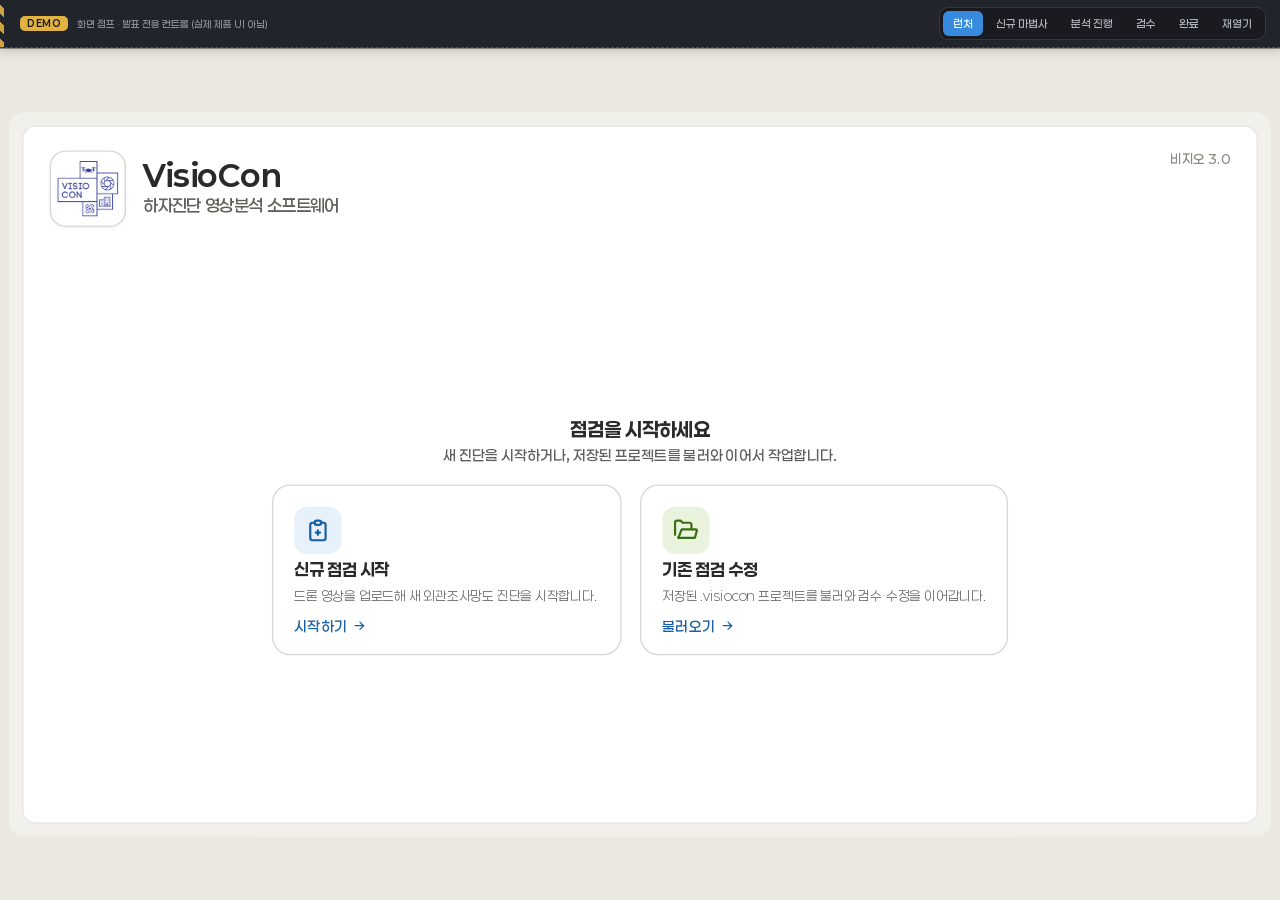
<file: index.html>
<!doctype html>
<html lang="ko">
<head>
<meta charset="utf-8">
<meta name="viewport" content="width=device-width, initial-scale=1">
<title>VisioCon — 하자진단 영상분석 소프트웨어</title>
<link rel="icon" href="assets/img/logo.png">
<link rel="stylesheet" href="assets/css/tokens.css">
<link rel="stylesheet" href="assets/css/fonts.css">
<link rel="stylesheet" href="assets/css/app.css">
</head>
<body>
<h1 class="sr-only">VisioCon — 하자진단 영상분석 소프트웨어. 런처, 신규 점검, 분석 진행, 검수 워크스페이스, 검수 완료 화면을 잇는 인터랙티브 데모.</h1>

<div class="app">
  <!-- 데모 화면 점프 컨트롤 (발표/편집 전용 · 실제 제품 UI 아님) — 배포 시 이 블록만 삭제하면 됩니다. -->
  <div class="demobar" role="toolbar" aria-label="데모 화면 점프 컨트롤 (실제 제품 UI 아님)">
    <span class="dbadge">DEMO</span>
    <span class="dlbl">화면 점프 · 발표 전용 컨트롤 (실제 제품 UI 아님)</span>
    <span class="dspacer"></span>
    <div class="seg" id="seg">
      <button data-go="launcher" class="on">런처</button>
      <button data-go="wizard">신규 마법사</button>
      <button data-go="progress">분석 진행</button>
      <button data-go="workspace">검수</button>
      <button data-go="complete">완료</button>
      <button data-go="reopen">재열기</button>
    </div>
  </div>

  <div class="stage">
    <div class="frame">
      <div style="background: var(--surface-1); border-radius: 12px; padding: 10px;">
        <div style="position:relative; width:100%; padding-top:56.25%; background: var(--surface-2); border: 0.5px solid var(--border); border-radius: 10px; overflow: hidden;">
          <!-- 화면 6개는 partials/*.html 에서 런타임 주입됩니다 (js/main.js) -->
          <div style="position:absolute; inset:0;" id="app"></div>
        </div>
      </div>
    </div>
  </div>
</div>

<script type="module" src="js/main.js"></script>
</body>
</html>
</file>
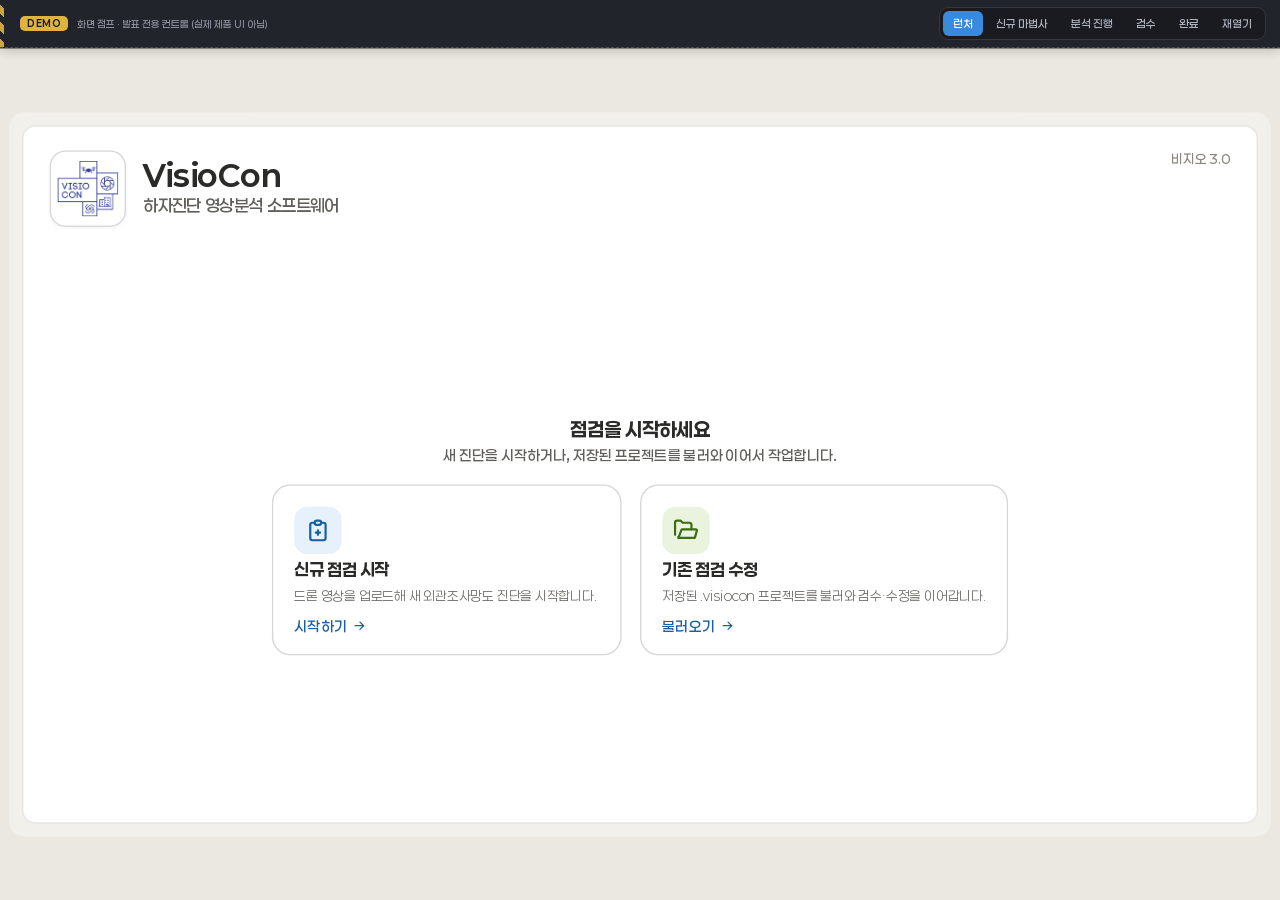
<file: index_old.html>
<!doctype html>
<html lang="ko">
<head>
<meta charset="utf-8">
<meta name="viewport" content="width=device-width, initial-scale=1">
<title>VisioCon 프로토타입</title>
<!-- 자체 완결형: 폰트(Paperlogy 서브셋)·로고·아이콘 모두 임베드. 외부 파일 불필요. -->
<style>
  :root{
    --surface-2:#ffffff; --surface-1:#f2f0ea; --surface-0:#eae8e0;
    --text-primary:#2a2a28; --text-secondary:#5f5e5a; --text-muted:#8a8880;
    --border:rgba(0,0,0,.10); --border-strong:rgba(0,0,0,.16); --border-stronger:rgba(0,0,0,.28);
    --radius:12px;
    --text-accent:#185FA5; --bg-accent:#E6F1FB; --border-accent:#85B7EB; --fill-accent:#378ADD;
    --text-danger:#A32D2D; --bg-danger:#FCEBEB; --border-danger:#F09595;
    --text-success:#3B6D11; --bg-success:#EAF3DE; --border-success:#97C459;
    --text-warning:#854F0B; --bg-warning:#FAEEDA; --border-warning:#EF9F27;
    --crack:#E24B4A; --spall:#EF9F27; --rebar:#D85A30;
    --font:"Paperlogy","Malgun Gothic","Apple SD Gothic Neo",system-ui,-apple-system,"Segoe UI",sans-serif;
  }
  @media (prefers-color-scheme: dark){
    :root{
      --surface-2:#30302e; --surface-1:#262624; --surface-0:#1c1c1a;
      --text-primary:#e8e6dc; --text-secondary:#b4b2a9; --text-muted:#8a8880;
      --border:rgba(255,255,255,.12); --border-strong:rgba(255,255,255,.18); --border-stronger:rgba(255,255,255,.30);
      --text-accent:#85B7EB; --bg-accent:#0C447C; --border-accent:#185FA5;
      --text-danger:#F09595; --bg-danger:#791F1F; --border-danger:#A32D2D;
      --text-success:#97C459; --bg-success:#27500A; --border-success:#3B6D11;
      --text-warning:#EF9F27; --bg-warning:#633806; --border-warning:#854F0B;
    }
  }
  @font-face{font-family:'Paperlogy';font-weight:300;font-style:normal;font-display:swap;src:url([data-uri]) format('woff');}
  @font-face{font-family:'Paperlogy';font-weight:500;font-style:normal;font-display:swap;src:url([data-uri]) format('woff');}
  @font-face{font-family:'Paperlogy';font-weight:700;font-style:normal;font-display:swap;src:url([data-uri]) format('woff');}
  *{box-sizing:border-box;}
  html,body{margin:0;width:100%;height:100%;overflow:hidden;}
  body{background:var(--surface-0);color:var(--text-primary);font-family:var(--font);}
  .app{position:fixed;inset:0;display:flex;flex-direction:column;overflow:hidden;background:var(--surface-0);}

  .demobar{ flex-shrink:0; display:flex; align-items:center; gap:9px; padding:7px 14px; background:#22242b; border-bottom:1px dashed #4a4d57; color:#c9ccd6; box-shadow:0 1px 0 rgba(0,0,0,.35), 0 3px 10px rgba(0,0,0,.18); position:relative; z-index:5; flex-wrap:wrap; }
  .demobar::before{ content:""; position:absolute; left:0; top:0; bottom:0; width:4px; background:repeating-linear-gradient(45deg,#e0b341 0 6px,#22242b 6px 12px); opacity:.9; }
  .demobar .dbadge{ background:#e0b341; color:#1a1a1a; font-weight:700; font-size:9px; letter-spacing:.06em; padding:2px 7px; border-radius:5px; margin-left:6px; }
  .demobar .dlbl{ color:#8b909c; font-size:10px; white-space:nowrap; overflow:hidden; text-overflow:ellipsis; min-width:0; }
  .demobar .dspacer{ flex:1; min-width:8px; }
  .demobar .seg{ display:flex; gap:3px; background:#191b21; border:1px solid #34373f; border-radius:9px; padding:3px; overflow-x:auto; }
  .demobar .seg button{ font-family:inherit; font-weight:500; font-size:11px; height:25px; padding:0 10px; border:none; background:transparent; color:#aeb3be; border-radius:6px; cursor:pointer; white-space:nowrap; display:inline-flex; align-items:center; }
  .demobar .seg button:hover{ background:#2b2e36; color:#e6e8ee; }
  .demobar .seg button.on{ background:var(--fill-accent); color:#fff; }

  .stage{ flex:1; min-height:0; display:flex; align-items:center; justify-content:center; overflow:hidden; }
  .frame{ width:960px; flex:0 0 auto; transform-origin:center center; }

  button{font-family:inherit;font-size:11px;padding:0 12px;border:0.5px solid var(--border-strong);background:transparent;color:var(--text-primary);border-radius:var(--radius);cursor:pointer;display:inline-flex;align-items:center;justify-content:center;gap:5px;line-height:1;white-space:nowrap;height:28px;}
  button:hover{background:var(--surface-1);}
  button:active{transform:scale(.99);}
  button:disabled{opacity:.55;cursor:default;}
  button:focus-visible{outline:2px solid var(--fill-accent);outline-offset:2px;}
  select,input{font-family:inherit;height:32px;border:0.5px solid var(--border-strong);background:var(--surface-2);color:var(--text-primary);border-radius:var(--radius);padding:0 10px;font-size:12px;}
  select:focus,input:focus{outline:2px solid var(--fill-accent);}
  table{border-collapse:collapse;}
  .ti{display:inline-flex;align-items:center;justify-content:center;vertical-align:-0.15em;}
  .sr-only{position:absolute;width:1px;height:1px;overflow:hidden;clip:rect(0 0 0 0);}

  .screen{ position:absolute; inset:0; display:none; flex-direction:column; }
  .screen.on{ display:flex; }
#scr-launcher .brandmark{ width:58px; height:58px; border-radius:12px; background:#ffffff; border:0.5px solid var(--border-strong); display:flex; align-items:center; justify-content:center; flex-shrink:0; padding:5px; box-shadow:0 1px 2px rgba(0,0,0,.06); }
  #scr-launcher .brandmark img{ width:100%; height:100%; object-fit:contain; display:block; }
  #scr-launcher .lcard{ flex:1; display:flex; flex-direction:column; align-items:flex-start; gap:6px; text-align:left; height:auto; padding:16px; border:0.5px solid var(--border-strong); border-radius:14px; background:var(--surface-2); cursor:pointer; transition:border-color .15s ease, background .15s ease, transform .1s ease; }
  #scr-launcher .lcard:hover{ border-color:var(--border-accent); background:var(--surface-1); }
  #scr-launcher .lcard:active{ transform:translateY(1px); }
  #scr-launcher .lic{ width:36px; height:36px; border-radius:10px; display:flex; align-items:center; justify-content:center; font-size:20px; }
  #scr-launcher .lct{ font-size:13px; font-weight:600; color:var(--text-primary); }
  #scr-launcher .lcs{ font-size:10px; color:var(--text-secondary); line-height:1.55; }
  #scr-launcher .lcgo{ margin-top:2px; font-size:11px; color:var(--text-accent); display:flex; align-items:center; gap:4px; }

#scr-wizard .wstep{ display:none; }
  #scr-wizard .wstep.on{ display:flex; }

  
  #scr-wizard .snode{ display:flex; align-items:center; gap:6px; white-space:nowrap; }
  #scr-wizard .scirc{ width:22px; height:22px; border-radius:50%; display:flex; align-items:center; justify-content:center; font-size:11px; font-weight:500; border:0.5px solid var(--border-strong); color:var(--text-muted); background:var(--surface-2); flex-shrink:0; }
  #scr-wizard .snode.on .scirc{ background:var(--fill-accent); color:#fff; border-color:var(--fill-accent); }
  #scr-wizard .snode.done .scirc{ background:var(--bg-accent); color:var(--text-accent); border-color:var(--border-accent); }
  #scr-wizard .slbl{ font-size:11px; color:var(--text-muted); }
  #scr-wizard .snode.on .slbl{ color:var(--text-primary); }
  #scr-wizard .snode.done .slbl{ color:var(--text-secondary); }
  #scr-wizard .sconn{ flex:1; height:0.5px; background:var(--border); margin:0 6px; min-width:10px; }

  
  #scr-wizard .field{ display:flex; flex-direction:column; gap:4px; }
  #scr-wizard .flab{ font-size:10px; color:var(--text-secondary); }
  #scr-wizard .chip{ font-size:10px; padding:3px 8px; border-radius:var(--radius); border:0.5px solid var(--border-strong); background:transparent; color:var(--text-secondary); cursor:pointer; white-space:nowrap; }
  #scr-wizard .chip.on{ background:var(--bg-accent); color:var(--text-accent); border-color:var(--border-accent); }
  #scr-wizard .fmt{ font-size:10px; padding:2px 7px; border-radius:var(--radius); background:var(--surface-1); color:var(--text-secondary); white-space:nowrap; }
  #scr-wizard .srow{ display:flex; align-items:center; gap:8px; padding:6px 0; border-bottom:0.5px solid var(--border); font-size:10px; }
  #scr-wizard .srow .k{ color:var(--text-secondary); display:flex; align-items:center; gap:6px; white-space:nowrap; width:118px; flex-shrink:0; }
  #scr-wizard .srow .v{ color:var(--text-primary); }

#scr-reopen .wstep{ display:none; }
  #scr-reopen .wstep.on{ display:flex; }
  
  #scr-reopen .snode{ display:flex; align-items:center; gap:6px; white-space:nowrap; }
  #scr-reopen .scirc{ width:22px; height:22px; border-radius:50%; display:flex; align-items:center; justify-content:center; font-size:11px; font-weight:500; border:0.5px solid var(--border-strong); color:var(--text-muted); background:var(--surface-2); flex-shrink:0; }
  #scr-reopen .snode.on .scirc{ background:var(--fill-accent); color:#fff; border-color:var(--fill-accent); }
  #scr-reopen .snode.done .scirc{ background:var(--bg-accent); color:var(--text-accent); border-color:var(--border-accent); }
  #scr-reopen .slbl{ font-size:11px; color:var(--text-muted); }
  #scr-reopen .snode.on .slbl{ color:var(--text-primary); }
  #scr-reopen .snode.done .slbl{ color:var(--text-secondary); }
  #scr-reopen .sconn{ flex:1; height:0.5px; background:var(--border); margin:0 6px; min-width:10px; max-width:80px; }
  
  #scr-reopen .dz{ border:1px dashed var(--border-stronger); border-radius:10px; padding:12px; display:flex; align-items:center; gap:10px; cursor:pointer; }
  #scr-reopen .dzt{ font-size:12px; color:var(--text-primary); }
  #scr-reopen .dzs{ font-size:10px; color:var(--text-muted); }
  
  #scr-reopen .chk{ display:flex; align-items:center; gap:7px; font-size:10px; padding:4px 0; }
  #scr-reopen .chk .ic{ font-size:12px; color:var(--text-success); }
  #scr-reopen .chk.off .ic{ color:var(--text-muted); }
  #scr-reopen .chk.off{ color:var(--text-muted); }

@media (prefers-reduced-motion: no-preference){
    @keyframes vpulse{ 0%,100%{ transform:scale(1); opacity:1; } 50%{ transform:scale(1.35); opacity:.5; } }
    #scr-progress .pulse{ animation: vpulse 1.4s ease-in-out infinite; }
  }
  
  #scr-progress .strow{ display:flex; align-items:flex-start; gap:10px; padding:8px 0; }
  #scr-progress .stc{ width:24px; height:24px; border-radius:50%; display:flex; align-items:center; justify-content:center; font-size:12px; border:0.5px solid var(--border-strong); color:var(--text-muted); background:var(--surface-2); flex-shrink:0; margin-top:1px; }
  #scr-progress .strow.done .stc{ background:var(--bg-accent); color:var(--text-accent); border-color:var(--border-accent); }
  #scr-progress .strow.act .stc{ background:var(--fill-accent); color:#fff; border-color:var(--fill-accent); }
  #scr-progress .stlab{ font-size:12px; color:var(--text-muted); display:flex; align-items:center; gap:6px; }
  #scr-progress .strow.act .stlab{ color:var(--text-primary); font-weight:500; }
  #scr-progress .strow.done .stlab{ color:var(--text-secondary); }
  #scr-progress .tag{ font-size:9px; padding:1px 6px; border-radius:4px; white-space:nowrap; font-weight:400; }
  #scr-progress .tag.srv{ background:var(--bg-accent); color:var(--text-accent); }
  #scr-progress .tag.loc{ background:var(--surface-1); color:var(--text-secondary); }
  #scr-progress .subbar{ height:4px; border-radius:2px; background:var(--surface-1); overflow:hidden; margin-top:6px; }
  #scr-progress .subbar>div{ height:100%; background:var(--fill-accent); width:0%; transition:width .5s ease; }
  
  #scr-progress .tile{ background:var(--surface-1); border-radius:var(--radius); padding:12px 10px; text-align:center; }
  #scr-progress .tile .n{ font-size:26px; font-weight:500; line-height:1.1; }
  #scr-progress .tile .l{ font-size:11px; color:var(--text-secondary); margin-top:2px; }

#scr-workspace .tabbar{display:flex;align-items:flex-end;gap:4px;padding:6px 10px 0;background:var(--surface-1);border-bottom:0.5px solid var(--border);flex-shrink:0;}
  #scr-workspace .btab{display:flex;align-items:center;gap:6px;padding:8px 15px;font-size:11px;white-space:nowrap;border:0.5px solid var(--border);border-bottom:none;border-radius:9px 9px 0 0;background:var(--surface-1);color:var(--text-secondary);cursor:pointer;position:relative;top:1px;}
  #scr-workspace .btab.on{background:var(--surface-2);color:var(--text-primary);}
  #scr-workspace .btab .close{font-size:13px;margin-left:3px;color:var(--text-muted);border-radius:5px;padding:1px;}
  #scr-workspace .btab .close:hover{background:var(--border);color:var(--text-primary);}
  #scr-workspace .tabctl{margin-left:auto;display:flex;align-items:center;gap:8px;align-self:center;padding-bottom:4px;}
  #scr-workspace .grp{display:flex;gap:3px;padding:3px;border:0.5px solid var(--border);border-radius:var(--radius);}
  #scr-workspace .grp button{height:24px;width:26px;padding:0;border:none;}

  #scr-workspace .panels{flex:1;min-height:0;position:relative;}
  #scr-workspace .panel{position:absolute;inset:0;display:none;flex-direction:column;}
  #scr-workspace .panel.on{display:flex;}

  #scr-workspace .split{flex:1;display:grid;min-height:0;}
  #scr-workspace .split.r{grid-template-columns:minmax(0,44fr) minmax(0,56fr);}
  #scr-workspace .split.e{grid-template-columns:minmax(0,50fr) minmax(0,50fr);}
  #scr-workspace .lcol{border-right:0.5px solid var(--border);display:flex;flex-direction:column;min-height:0;}
  #scr-workspace .rcol{display:flex;flex-direction:column;min-height:0;}

  #scr-workspace .toolrow{display:flex;align-items:center;gap:7px;padding:7px 12px;border-bottom:0.5px solid var(--border);flex-shrink:0;flex-wrap:wrap;}
  #scr-workspace .badge{font-size:10px;padding:3px 9px;border-radius:var(--radius);white-space:nowrap;}
  #scr-workspace .b-accent{background:var(--bg-accent);color:var(--text-accent);}
  #scr-workspace .b-danger{background:var(--bg-danger);color:var(--text-danger);}
  #scr-workspace .legend{display:flex;gap:14px;padding:0 14px 9px;font-size:10px;color:var(--text-secondary);flex-shrink:0;flex-wrap:wrap;}
  #scr-workspace .legend .dot{display:inline-block;width:8px;height:8px;border-radius:50%;margin-right:5px;vertical-align:middle;}

  #scr-workspace .stab{padding:0 10px;font-size:10px;border:none;background:transparent;color:var(--text-secondary);cursor:pointer;border-left:3px solid transparent;text-align:left;white-space:nowrap;display:flex;flex-direction:column;align-items:center;justify-content:center;gap:5px;height:54px;border-radius:0;}
  #scr-workspace .stab.on{color:var(--text-primary);border-left-color:var(--text-accent);background:var(--surface-2);}
  #scr-workspace .sview{display:none;width:100%;height:100%;align-items:center;justify-content:center;}
  #scr-workspace .sview.on{display:flex;}

  #scr-workspace .meta td{font-size:10px;padding:3px 0;}
  #scr-workspace .meta .lab{color:var(--text-muted);}
  #scr-workspace .meta .val{font-weight:500;}
  #scr-workspace .actions{display:flex;gap:8px;padding:8px 14px;flex-shrink:0;}
  #scr-workspace .actions button{flex:1;height:30px;font-size:11px;}
  #scr-workspace .nav{border-top:0.5px solid var(--border);padding:8px 14px;display:flex;gap:8px;flex-shrink:0;align-items:center;}
  #scr-workspace .nav button{flex:1;height:28px;font-size:10px;}
  #scr-workspace .progress{display:flex;align-items:center;gap:10px;padding:8px 14px;border-top:0.5px solid var(--border);flex-shrink:0;}
  #scr-workspace .bar{flex:1;height:6px;border-radius:3px;background:var(--surface-1);overflow:hidden;}
  #scr-workspace .bar>div{height:100%;background:var(--fill-accent);}

  #scr-workspace .hint{font-size:10px;color:var(--text-secondary);white-space:nowrap;display:flex;align-items:center;gap:6px;}
  #scr-workspace .dimwarn{font-size:10px;color:var(--text-warning);display:flex;align-items:center;gap:5px;white-space:nowrap;}
  #scr-workspace .subbar2{padding:8px 14px;border-bottom:0.5px solid var(--border);flex-shrink:0;display:flex;align-items:center;gap:10px;}
  #scr-workspace .fill{width:100%;height:100%;border-radius:var(--radius);background:var(--surface-1);display:flex;align-items:center;justify-content:center;overflow:hidden;}

  #scr-workspace .sr-only{position:absolute;width:1px;height:1px;overflow:hidden;clip:rect(0 0 0 0);}

#scr-complete .dcard{ border:0.5px solid var(--border); border-radius:12px; background:var(--surface-2); display:flex; flex-direction:column; overflow:hidden; min-height:0; }
  
  #scr-complete .dprev{ background:var(--surface-1); flex:1; min-height:0; position:relative; display:flex; align-items:center; justify-content:center; overflow:hidden; }
  #scr-complete .dfoot{ padding:8px 12px; display:flex; align-items:center; gap:8px; flex-shrink:0; }
  #scr-complete .dl{ font-size:10px; font-weight:500; }
  #scr-complete .dd{ font-size:10px; color:var(--text-secondary); }
  #scr-complete .fmt{ font-size:10px; padding:1px 6px; border-radius:4px; background:var(--surface-1); color:var(--text-secondary); white-space:nowrap; }
  #scr-complete .sumitem{ font-size:10px; color:var(--text-secondary); white-space:nowrap; }
  #scr-complete .sumitem b{ color:var(--text-primary); font-weight:500; }
  #scr-complete .pfile{ display:flex; align-items:center; gap:8px; border:0.5px solid var(--border); border-radius:var(--radius); padding:7px 10px; flex:1; min-width:0; }
  #scr-complete #toast4{ position:absolute; left:50%; bottom:16px; transform:translateX(-50%) translateY(8px); background:var(--text-primary); color:var(--surface-2); font-size:10px; padding:6px 12px; border-radius:999px; opacity:0; transition:all .25s ease; pointer-events:none; white-space:nowrap; }
  #scr-complete #toast4.on{ opacity:1; transform:translateX(-50%) translateY(0); }

  /* 텍스트 위계 — Paperlogy 3종 (Bold 700 / Medium 500 / Light 300) */
  #scr-launcher .lct{font-weight:700;}
  #scr-launcher .lcs{font-weight:300;}
  #scr-reopen .dzs{font-weight:300;}
  #scr-complete .dd{font-weight:300;}
  #scr-workspace .hint{font-weight:300;}
  #scr-progress .tile .n{font-weight:700;}
  /* --- JS 미실행 환경 폴백: 프레임을 화면 폭에 맞춰 단계 축소 (JS 실행 시 인라인 transform이 우선) --- */
  @media (max-width:1010px){ .frame{transform:scale(0.95);} }
  @media (max-width:860px){ .frame{transform:scale(0.84);} }
  @media (max-width:720px){ .frame{transform:scale(0.70);} }
  @media (max-width:600px){ .frame{transform:scale(0.58);} }
  @media (max-width:500px){ .frame{transform:scale(0.48);} }
  @media (max-width:430px){ .frame{transform:scale(0.41);} }
  @media (max-width:380px){ .frame{transform:scale(0.36);} }
  @media (max-width:340px){ .frame{transform:scale(0.31);} }
</style>
</head>
<body>
<h1 class="sr-only">VisioCon 프로토타입 — 하자진단 영상분석 소프트웨어. 런처, 신규 점검, 분석 진행, 검수 워크스페이스, 검수 완료 화면을 잇는 인터랙티브 데모.</h1>

<div class="app">
  <div class="demobar" role="toolbar" aria-label="데모 화면 점프 컨트롤 (실제 제품 UI 아님)">
    <span class="dbadge">DEMO</span>
    <span class="dlbl">화면 점프 · 발표 전용 컨트롤 (실제 제품 UI 아님)</span>
    <span class="dspacer"></span>
    <div class="seg" id="seg">
      <button data-go="launcher" class="on">런처</button>
      <button data-go="wizard">신규 마법사</button>
      <button data-go="progress">분석 진행</button>
      <button data-go="workspace">검수</button>
      <button data-go="complete">완료</button>
      <button data-go="reopen">재열기</button>
    </div>
  </div>

  <div class="stage">
    <div class="frame">
    <div style="background: var(--surface-1); border-radius: 12px; padding: 10px;">
      <div style="position:relative; width:100%; padding-top:56.25%; background: var(--surface-2); border: 0.5px solid var(--border); border-radius: 10px; overflow: hidden;">
        <div style="position:absolute; inset:0;">

<section class="screen on" id="scr-launcher" aria-label="런처">
            <div style="display:flex; align-items:center; gap:13px; padding:18px 20px; flex-shrink:0;">
              <div class="brandmark"><img src="[data-uri]" alt="VisioCon 로고"/></div>
              <div>
                <div style="font-size:23px; font-weight:700; letter-spacing:-.01em; line-height:1.08;">VisioCon</div>
                <div style="font-size:13px; color:var(--text-secondary); margin-top:2px;">하자진단 영상분석 소프트웨어</div>
              </div>
              <span style="margin-left:auto; font-size:10px; color:var(--text-muted); align-self:flex-start;">비지오 3.0</span>
            </div>

            <div style="flex:1; display:flex; flex-direction:column; align-items:center; justify-content:center; gap:16px; padding:0 24px; min-height:0;">
              <div style="text-align:center;">
                <div style="font-size:15px; font-weight:600;">점검을 시작하세요</div>
                <div style="font-size:11px; color:var(--text-secondary); margin-top:4px;">새 진단을 시작하거나, 저장된 프로젝트를 불러와 이어서 작업합니다.</div>
              </div>
              <div style="display:flex; gap:14px; width:100%; max-width:560px;">
                <button class="lcard" onclick="go('wizard')">
                  <div class="lic" style="background:var(--bg-accent); color:var(--text-accent);"><i class="ti ti-clipboard-plus" aria-hidden="true"></i></div>
                  <div class="lct">신규 점검 시작</div>
                  <div class="lcs">드론 영상을 업로드해 새 외관조사망도 진단을 시작합니다.</div>
                  <div class="lcgo">시작하기 <i class="ti ti-arrow-right" aria-hidden="true"></i></div>
                </button>
                <button class="lcard" onclick="go('reopen')">
                  <div class="lic" style="background:var(--bg-success); color:var(--text-success);"><i class="ti ti-folder-open" aria-hidden="true"></i></div>
                  <div class="lct">기존 점검 수정</div>
                  <div class="lcs">저장된 .visiocon 프로젝트를 불러와 검수·수정을 이어갑니다.</div>
                  <div class="lcgo">불러오기 <i class="ti ti-arrow-right" aria-hidden="true"></i></div>
                </button>
              </div>
            </div>


          </section>
        <section class="screen" id="scr-wizard">


      <!-- 헤더: 크롬 축소 (아이콘 17→14, 제목 14→12, 부제 11→10) -->
      <div style="display:flex; align-items:center; gap:8px; padding:8px 14px; border-bottom:0.5px solid var(--border); flex-shrink:0;">
        <i class="ti ti-clipboard-plus" style="font-size:14px; color:var(--text-accent);" aria-hidden="true"></i>
        <span style="font-size:12px; font-weight:700;">신규 점검 시작</span>
        <span id="siteHdr" style="margin-left:auto; font-size:10px; color:var(--text-muted); white-space:nowrap;"></span>
      </div>

      <!-- 단계 인디케이터: 유지 -->
      <div style="display:flex; align-items:center; padding:10px 16px; border-bottom:0.5px solid var(--border); flex-shrink:0;">
        <div class="snode on" id="sn0"><span class="scirc">1</span><span class="slbl">현장 정보</span></div>
        <span class="sconn"></span>
        <div class="snode" id="sn1"><span class="scirc">2</span><span class="slbl">도면 등록</span></div>
        <span class="sconn"></span>
        <div class="snode" id="sn2"><span class="scirc">3</span><span class="slbl">영상 등록</span></div>
        <span class="sconn"></span>
        <div class="snode" id="sn3"><span class="scirc">4</span><span class="slbl">확인 &amp; 시작</span></div>
      </div>

      <div style="flex:1; min-height:0; position:relative;">

        <!-- STEP 1 -->
        <div class="wstep on" id="w0" style="position:absolute; inset:0; flex-direction:column; align-items:center; padding:14px 16px; overflow:auto;">
          <div style="width:100%; max-width:460px; display:flex; flex-direction:column; gap:12px;">
            <div class="field"><span class="flab">현장명</span><input id="siteInput" placeholder="예: 해운대 ○○리인뷰" oninput="syncSite(this.value)"/></div>
            <div class="field"><span class="flab">대상 동</span><input placeholder="예: 103동" style="width:160px;"/></div>
            <div class="field"><span class="flab">점검 입면 (방위)</span>
              <div style="display:flex; gap:6px;">
                <button class="chip" onclick="this.classList.toggle('on')">동</button>
                <button class="chip" onclick="this.classList.toggle('on')">서</button>
                <button class="chip on" onclick="this.classList.toggle('on')">남</button>
                <button class="chip" onclick="this.classList.toggle('on')">북</button>
              </div>
            </div>
            <div class="field"><span class="flab">점검 유형</span>
              <select><option>하자진단</option><option>정기안전점검</option><option>정밀안전점검</option></select>
            </div>
          </div>
        </div>

        <!-- STEP 2 : 도면 등록 (드롭존 '유지') -->
        <div class="wstep" id="w1" style="position:absolute; inset:0; flex-direction:column; align-items:center; padding:14px 16px;">
          <div style="width:100%; max-width:480px; display:flex; flex-direction:column; gap:12px;">
            <!-- 드롭존: 유지 (박스/아이콘 26px/본문 12px 그대로) -->
            <div style="border:1px dashed var(--border-stronger); border-radius:12px; padding:20px; display:flex; flex-direction:column; align-items:center; gap:6px; color:var(--text-secondary); cursor:pointer;">
              <i class="ti ti-file-upload" style="font-size:26px; color:var(--text-accent);" aria-hidden="true"></i>
              <span style="font-size:12px;">입면도 파일을 끌어다 놓거나 클릭해 선택</span>
              <div style="display:flex; gap:6px; margin-top:4px;"><span class="fmt">DWG</span><span class="fmt">DXF</span><span class="fmt">PDF</span><span class="fmt">PNG</span></div>
            </div>
            <!-- 업로드된 파일 행: 크롬 축소 (파일명 12→11, 용량 11→10, 아이콘 16→14) -->
            <div style="display:flex; align-items:center; gap:8px; padding:8px 10px; border:0.5px solid var(--border); border-radius:var(--radius); font-size:11px;">
              <i class="ti ti-file-type-pdf" style="font-size:14px; color:var(--text-secondary);" aria-hidden="true"></i>
              <span>103동_남측_입면도.pdf</span>
              <span style="color:var(--text-muted); font-size:10px;">1.4 MB</span>
              <i class="ti ti-check" style="margin-left:auto; font-size:14px; color:var(--text-success);" aria-hidden="true"></i>
              <i class="ti ti-x" style="font-size:14px; color:var(--text-muted); cursor:pointer;" aria-label="파일 제거"></i>
            </div>
            <span style="font-size:10px; color:var(--text-muted);">입면(방위)별로 도면을 각각 등록할 수 있습니다.</span>
          </div>
        </div>

        <!-- STEP 3 : 영상 등록 -->
        <div class="wstep" id="w2" style="position:absolute; inset:0; flex-direction:column; padding:12px 18px;">
          <div style="font-size:10px; color:var(--text-secondary); margin-bottom:4px; display:flex; align-items:center; gap:5px;"><i class="ti ti-device-desktop" style="font-size:12px;" aria-hidden="true"></i>원본은 로컬에 보관하고, 경량 프레임 패키지만 업로드합니다.</div>
          <div style="flex:1; min-height:0; overflow:auto;">
            <div class="srow"><span class="k"><i class="ti ti-video" aria-hidden="true"></i>원본 영상</span><span class="v" style="color:var(--text-secondary);">남측_비행_4K.MP4 · 42.3 GB · 1시간 28분</span></div>
            <div class="srow"><span class="k"><i class="ti ti-filter" aria-hidden="true"></i>로컬 프레임 추출</span><span class="v">3,140 → <span style="color:var(--text-success); font-weight:500;">1,062 프레임</span> (품질 필터) · 3.1 GB</span></div>
            <div class="srow"><span class="k"><i class="ti ti-map-pin" aria-hidden="true"></i>드론 메타데이터</span><span class="v">GPS · 짐벌 각도 자동 인식 <span style="color:var(--text-muted);">(DJI)</span></span></div>
            <div class="srow"><span class="k"><i class="ti ti-shield-check" aria-hidden="true"></i>무결성</span><span class="v">SHA-256 해시 기록됨</span></div>
            <div class="srow"><span class="k" style="color:var(--text-warning);"><i class="ti ti-alert-triangle" aria-hidden="true"></i>사각지대 점검</span><span class="v" style="color:var(--text-warning);">미촬영 1곳 감지 · 현장 재촬영 권장</span></div>
            <!-- 업로드 진행률 바: 유지 (바 자체 원본 크기), 라벨/완료 텍스트만 축소 -->
            <div class="srow" style="border-bottom:none;"><span class="k"><i class="ti ti-cloud-upload" aria-hidden="true"></i>업로드</span><span class="v" style="display:flex; align-items:center; gap:8px; width:100%;">프레임 패키지 전송<div style="flex:1; max-width:120px; height:5px; border-radius:3px; background:var(--surface-1); overflow:hidden;"><div style="width:100%; height:100%; background:var(--fill-accent);"></div></div><span style="color:var(--text-success); font-size:10px;">완료</span></span></div>
          </div>
        </div>

        <!-- STEP 4 : 확인 & 시작 -->
        <div class="wstep" id="w3" style="position:absolute; inset:0; flex-direction:column; padding:14px 18px;">
          <div style="display:grid; grid-template-columns:minmax(0,1fr) minmax(0,1fr); gap:6px 20px;">
            <div class="srow"><span class="k">현장</span><span class="v" id="siteReview">해운대 ○○리인뷰</span></div>
            <div class="srow"><span class="k">대상</span><span class="v">103동 · 남측 입면</span></div>
            <div class="srow"><span class="k">점검 유형</span><span class="v">하자진단</span></div>
            <div class="srow"><span class="k">도면</span><span class="v">입면도 1건</span></div>
            <div class="srow"><span class="k">영상</span><span class="v">1,062 프레임 · 3.1 GB</span></div>
            <div class="srow"><span class="k">메타데이터</span><span class="v" style="color:var(--text-success);">인식 완료</span></div>
          </div>
          <div style="display:flex; align-items:center; gap:8px; margin-top:12px;">
            <span style="font-size:10px; color:var(--text-secondary);">탐지 대상</span>
            <span class="fmt" style="background:var(--bg-danger); color:var(--text-danger);">균열</span>
            <span class="fmt" style="background:var(--bg-warning); color:var(--text-warning);">박리</span>
            <span class="fmt" style="background:var(--surface-1); color:var(--rebar);">철근노출</span>
          </div>
          <div style="margin-top:auto; font-size:10px; color:var(--text-muted); display:flex; align-items:center; gap:5px;"><i class="ti ti-clock" style="font-size:11px;" aria-hidden="true"></i>분석에 약 7~10분이 소요되며, 완료 후 검수 화면으로 이동합니다.</div>
        </div>

      </div>

      <!-- 하단 바: 스텝텍스트 11→10, 버튼 높이 32→27·폰트 12→10·패딩 축소 -->
      <div style="border-top:0.5px solid var(--border); padding:9px 16px; display:flex; align-items:center; gap:8px; flex-shrink:0;">
        <span id="wStepText" style="font-size:10px; color:var(--text-muted); white-space:nowrap;">1 / 4 단계</span>
        <div style="margin-left:auto; display:flex; gap:8px;">
          <button id="wPrev" onclick="wNav(-1)" style="height:27px; padding:0 12px; font-size:10px; white-space:nowrap; color:var(--text-secondary);" disabled><i class="ti ti-arrow-left" style="margin-right:3px" aria-hidden="true"></i>이전</button>
          <button id="wNext" onclick="wNav(1)" style="height:27px; padding:0 13px; font-size:10px; white-space:nowrap; border-color:var(--border-accent); color:var(--text-accent);">다음<i class="ti ti-arrow-right" style="margin-left:3px" aria-hidden="true"></i></button>
        </div>
      </div>
    
        </section>
        <section class="screen" id="scr-reopen">


      <div style="display:flex; align-items:center; gap:8px; padding:8px 14px; border-bottom:0.5px solid var(--border); flex-shrink:0;">
        <i class="ti ti-folder-open" style="font-size:14px; color:var(--text-accent);" aria-hidden="true"></i>
        <span style="font-size:12px; font-weight:700;">기존 점검 수정</span>
        <span style="margin-left:auto; font-size:10px; color:var(--text-muted); white-space:nowrap;">.visiocon 불러오기</span>
      </div>

      <div style="display:flex; align-items:center; justify-content:center; padding:10px 16px; border-bottom:0.5px solid var(--border); flex-shrink:0;">
        <div class="snode on" id="rn0"><span class="scirc">1</span><span class="slbl">프로젝트 불러오기</span></div>
        <span class="sconn"></span>
        <div class="snode" id="rn1"><span class="scirc">2</span><span class="slbl">확인 &amp; 편집 시작</span></div>
      </div>

      <div style="flex:1; min-height:0; position:relative;">

        <div class="wstep on" id="rw0" style="position:absolute; inset:0; flex-direction:column; align-items:center; justify-content:center; padding:12px 16px;">
          <div style="width:100%; max-width:480px; display:flex; flex-direction:column; gap:10px;">
            <div class="dz" id="dzV" onclick="pickV()">
              <i class="ti ti-file-code-2" style="font-size:24px; color:var(--text-accent); flex-shrink:0;" aria-hidden="true"></i>
              <div style="flex:1; min-width:0;">
                <div class="dzt" id="dzVt">.visiocon 프로젝트 파일 <span style="color:var(--text-danger);">*필수</span></div>
                <div class="dzs" id="dzVs">도면 · 결함 크롭 · 결함 데이터 · 검수 이력 · 매핑 포함</div>
              </div>
              <i class="ti ti-check" id="dzVchk" style="font-size:16px; color:var(--text-success); display:none;" aria-hidden="true"></i>
            </div>

            <div class="dz" id="dzZ" onclick="pickZ()" style="border-style:dashed;">
              <i class="ti ti-file-zip" style="font-size:24px; color:var(--text-secondary); flex-shrink:0;" aria-hidden="true"></i>
              <div style="flex:1; min-width:0;">
                <div class="dzt" id="dzZt">프레임 패키지 .zip <span style="color:var(--text-muted);">선택</span></div>
                <div class="dzs">전후 영상 재생 · 신규 핀 근거 프레임 지정 시에만 필요</div>
              </div>
              <i class="ti ti-check" id="dzZchk" style="font-size:16px; color:var(--text-success); display:none;" aria-hidden="true"></i>
            </div>

            <span style="font-size:10px; color:var(--text-muted); display:flex; align-items:center; gap:5px;"><i class="ti ti-info-circle" style="font-size:12px;" aria-hidden="true"></i>원본 4K 영상은 필요하지 않습니다. .visiocon만으로 검수·수정을 이어갈 수 있습니다.</span>
          </div>
        </div>

        <div class="wstep" id="rw1" style="position:absolute; inset:0; flex-direction:column; padding:12px 18px;">
          <div style="font-size:10px; color:var(--text-secondary); margin-bottom:6px; display:flex; align-items:center; gap:5px;"><i class="ti ti-circle-check" style="font-size:12px; color:var(--text-success);" aria-hidden="true"></i>프로젝트를 인식했습니다. 이어서 로컬에서 검수·수정을 진행합니다.</div>
          <div style="display:grid; grid-template-columns:minmax(0,52fr) minmax(0,48fr); gap:16px; flex:1; min-height:0;">
            <div>
              <div style="display:flex; align-items:center; gap:6px; padding:4px 0; font-size:10px; border-bottom:0.5px solid var(--border);"><span style="color:var(--text-secondary); width:66px;">현장</span><span>해운대 ○○리인뷰</span></div>
              <div style="display:flex; align-items:center; gap:6px; padding:4px 0; font-size:10px; border-bottom:0.5px solid var(--border);"><span style="color:var(--text-secondary); width:66px;">대상</span><span>103동 · 남측 입면</span></div>
              <div style="display:flex; align-items:center; gap:6px; padding:4px 0; font-size:10px; border-bottom:0.5px solid var(--border);"><span style="color:var(--text-secondary); width:66px;">저장 시점</span><span>2026-07-02 14:52 · 편집본</span></div>
              <div style="display:flex; align-items:center; gap:6px; padding:4px 0; font-size:10px; border-bottom:0.5px solid var(--border);"><span style="color:var(--text-secondary); width:66px;">결함</span><span>총 52건 · <span style="color:var(--text-success);">검수 34</span> / 미검수 18</span></div>
              <div style="display:flex; align-items:center; gap:6px; padding:4px 0; font-size:10px;"><span style="color:var(--text-secondary); width:66px;">수동 추가</span><span>M-01 외 1건</span></div>
            </div>
            <div style="border-left:0.5px solid var(--border); padding-left:16px;">
              <div style="font-size:10px; color:var(--text-secondary); margin-bottom:4px;">불러온 구성</div>
              <div class="chk"><i class="ti ti-check ic" aria-hidden="true"></i>입면 도면</div>
              <div class="chk"><i class="ti ti-check ic" aria-hidden="true"></i>결함 크롭 52건</div>
              <div class="chk"><i class="ti ti-check ic" aria-hidden="true"></i>결함 데이터 · 검수 이력</div>
              <div class="chk"><i class="ti ti-check ic" aria-hidden="true"></i>도면 매핑</div>
              <div class="chk off" id="chkVideo"><i class="ti ti-minus ic" aria-hidden="true"></i>전후 영상 재생 · 신규 핀 근거</div>
            </div>
          </div>
          <div style="margin-top:8px; font-size:10px; color:var(--text-muted); display:flex; align-items:center; gap:5px;"><i class="ti ti-device-desktop" style="font-size:12px;" aria-hidden="true"></i>검수·도면매핑은 로컬에서 진행되며, 서버 재분석은 필요하지 않습니다.</div>
        </div>

      </div>

      <div style="border-top:0.5px solid var(--border); padding:9px 16px; display:flex; align-items:center; gap:8px; flex-shrink:0;">
        <span id="rStepText" style="font-size:10px; color:var(--text-muted); white-space:nowrap;">1 / 2 단계</span>
        <div style="margin-left:auto; display:flex; gap:8px;">
          <button id="rPrev" onclick="rNav(-1)" style="height:27px; padding:0 12px; font-size:10px; white-space:nowrap; color:var(--text-secondary);" disabled><i class="ti ti-arrow-left" style="margin-right:3px" aria-hidden="true"></i>이전</button>
          <button id="rNext" onclick="rNav(1)" style="height:27px; padding:0 13px; font-size:10px; white-space:nowrap; border-color:var(--border-accent); color:var(--text-accent);" disabled>다음<i class="ti ti-arrow-right" style="margin-left:3px" aria-hidden="true"></i></button>
        </div>
      </div>
    
        </section>
        <section class="screen" id="scr-progress">


      <div style="display:flex; align-items:center; gap:8px; padding:8px 14px; border-bottom:0.5px solid var(--border); flex-shrink:0;">
        <span class="pulse" style="width:9px; height:9px; border-radius:50%; background:var(--fill-accent); flex-shrink:0;"></span>
        <span style="font-size:12px; font-weight:700;">분석 진행 중</span>
        <span style="margin-left:auto; font-size:10px; color:var(--text-muted); white-space:nowrap;">해운대 ○○리인뷰 · 103동 남측</span>
      </div>

      <div style="flex:1; display:grid; grid-template-columns:minmax(0,52fr) minmax(0,48fr); min-height:0;">

        <div style="border-right:0.5px solid var(--border); padding:8px 16px; display:flex; flex-direction:column; justify-content:center; min-height:0;">
          <div class="strow done" id="st0">
            <span class="stc"><i class="ti ti-check" aria-hidden="true"></i></span>
            <div style="flex:1;"><div class="stlab">키프레임 요약본 업로드 <span class="tag loc">로컬 → 서버</span></div></div>
          </div>
          <div class="strow act" id="st1">
            <span class="stc">2</span>
            <div style="flex:1;">
              <div class="stlab">결함 추출 <span class="tag srv">서버</span></div>
              <div class="subbar"><div id="sub1"></div></div>
              <div style="font-size:10px; color:var(--text-muted); margin-top:3px;" id="txt1">1,062 프레임 중 640</div>
            </div>
          </div>
          <div class="strow" id="st2">
            <span class="stc">3</span>
            <div style="flex:1;"><div class="stlab">도면매핑 · 호모그래피 <span class="tag loc">로컬</span></div><div class="subbar" style="display:none;"><div id="sub2"></div></div></div>
          </div>
          <div class="strow" id="st3">
            <span class="stc">4</span>
            <div style="flex:1;"><div class="stlab">조사망도 · 리포트 생성 <span class="tag loc">로컬</span></div><div class="subbar" style="display:none;"><div id="sub3"></div></div></div>
          </div>
        </div>

        <div style="padding:12px 16px; display:flex; flex-direction:column; justify-content:center; min-height:0; gap:12px;">
          <div style="font-size:10px; color:var(--text-secondary); display:flex; align-items:center; gap:5px;"><i class="ti ti-scan" style="font-size:12px;" aria-hidden="true"></i>실시간 탐지 누적 <span class="tag srv" style="margin-left:2px;">서버</span></div>
          <div style="display:grid; grid-template-columns:repeat(3,1fr); gap:8px;">
            <div class="tile"><div class="n" style="color:var(--text-danger);" id="cCrack">28</div><div class="l">균열</div></div>
            <div class="tile"><div class="n" style="color:var(--text-warning);" id="cSpall">5</div><div class="l">박리</div></div>
            <div class="tile"><div class="n" style="color:var(--rebar);" id="cRebar">2</div><div class="l">철근노출</div></div>
          </div>
          <div style="text-align:center; font-size:10px; color:var(--text-secondary);">누적 <b style="color:var(--text-primary); font-weight:500;" id="cTotal">35</b>건 탐지</div>
        </div>
      </div>

      <div style="border-top:0.5px solid var(--border); padding:9px 16px; display:flex; align-items:center; gap:10px; flex-shrink:0;">
        <span style="font-size:10px; color:var(--text-secondary); white-space:nowrap;" id="ovLabel">전체 진행률</span>
        <div style="flex:1; height:6px; border-radius:3px; background:var(--surface-1); overflow:hidden;"><div id="ovFill" style="width:0%; height:100%; background:var(--fill-accent); transition:width .5s ease;"></div></div>
        <span style="font-size:10px; color:var(--text-secondary); white-space:nowrap;" id="ovPct">0%</span>
        <span style="font-size:10px; color:var(--text-muted); white-space:nowrap;" id="ovTime"><i class="ti ti-clock" style="font-size:11px; margin-right:3px;" aria-hidden="true"></i>경과 0:00 · 남은 약 7분</span>
        <div id="doneBtnWrap" style="display:none;"><button style="height:26px; padding:0 11px; font-size:10px; white-space:nowrap; border:0.5px solid var(--border-accent); background:transparent; color:var(--text-accent); border-radius:var(--radius); cursor:pointer; display:inline-flex; align-items:center;" onclick="go('workspace')"><i class="ti ti-arrow-right" style="margin-right:4px" aria-hidden="true"></i>검수 시작</button></div>
      </div>
    
        </section>
        <section class="screen" id="scr-workspace">


      <div class="tabbar" id="tabbar" role="tablist"></div>

      <div class="panels">

        <!-- ===================== REVIEW ===================== -->
        <section class="panel on" id="panel-review" role="tabpanel" aria-label="결함 검수">
          <div class="split r">
            <div class="lcol">
              <div class="toolrow">
                <button style="width:30px;height:26px;padding:0;" aria-label="확대" title="확대"><i class="ti ti-zoom-in" aria-hidden="true"></i></button>
                <button style="width:30px;height:26px;padding:0;" aria-label="축소" title="축소"><i class="ti ti-zoom-out" aria-hidden="true"></i></button>
                <select id="filterSel" style="height:30px;" aria-label="결함 필터">
                  <option value="all">전체 결함</option>
                  <option value="todo">미검수만</option>
                  <option value="done">검수 완료</option>
                </select>
                <button style="height:28px;" onclick="openPin()"><i class="ti ti-map-pin-plus" aria-hidden="true"></i>핀 추가</button>
                <span class="badge b-accent" style="margin-left:auto;" id="counter">검수 34 / 52</span>
              </div>
              <div style="flex:1;padding:12px;min-height:0;display:flex;align-items:center;justify-content:center;">
                <svg width="100%" height="100%" viewBox="0 0 260 196" preserveAspectRatio="xMidYMid meet" role="img"><title>입면 도면 뷰</title><desc>결함 핀과 미촬영 사각지대가 표시된 입면도</desc>
                  <rect x="24" y="8" width="212" height="166" rx="2" fill="none" stroke="var(--border-stronger)" stroke-width="1"/>
                  <g stroke="var(--border)" stroke-width="0.5"><line x1="24" y1="26" x2="236" y2="26"/><line x1="24" y1="45" x2="236" y2="45"/><line x1="24" y1="64" x2="236" y2="64"/><line x1="24" y1="83" x2="236" y2="83"/><line x1="24" y1="102" x2="236" y2="102"/><line x1="24" y1="121" x2="236" y2="121"/><line x1="24" y1="140" x2="236" y2="140"/><line x1="24" y1="159" x2="236" y2="159"/><line x1="60" y1="8" x2="60" y2="174"/><line x1="96" y1="8" x2="96" y2="174"/><line x1="132" y1="8" x2="132" y2="174"/><line x1="168" y1="8" x2="168" y2="174"/><line x1="204" y1="8" x2="204" y2="174"/></g>
                  <text x="6" y="20" font-size="9" fill="var(--text-muted)">10F</text>
                  <text x="9" y="169" font-size="9" fill="var(--text-muted)">1F</text>
                  <rect x="168" y="8" width="68" height="37" fill="var(--bg-warning)" stroke="var(--text-warning)" stroke-width="0.5" stroke-dasharray="4 3"/>
                  <text x="202" y="30" font-size="9" fill="var(--text-warning)" text-anchor="middle">미촬영</text>
                  <circle cx="44" cy="55" r="3.5" fill="var(--crack)"/><circle cx="114" cy="92" r="3.5" fill="var(--crack)"/><circle cx="152" cy="146" r="3.5" fill="var(--crack)"/><circle cx="192" cy="112" r="3.5" fill="var(--crack)"/>
                  <circle cx="78" cy="155" r="3.5" fill="var(--spall)"/><circle cx="220" cy="150" r="3.5" fill="var(--spall)"/>
                  <circle cx="52" cy="121" r="3.5" fill="var(--rebar)"/>
                  <circle cx="88" cy="46" r="3.5" fill="var(--crack)"/><circle cx="88" cy="46" r="7" fill="none" stroke="var(--text-accent)" stroke-width="2"/>
                  <text x="99" y="40" font-size="9" fill="var(--text-primary)" font-weight="500">C-17</text>
                </svg>
              </div>
              <div class="legend">
                <span><span class="dot" style="background:var(--crack);"></span>균열 41</span>
                <span><span class="dot" style="background:var(--spall);"></span>박리 8</span>
                <span><span class="dot" style="background:var(--rebar);"></span>철근 3</span>
                <span><span class="dot" style="background:var(--bg-warning);border:1px dashed var(--text-warning);"></span>사각 1</span>
              </div>
            </div>

            <div class="rcol">
              <div style="flex:1;display:flex;min-height:0;padding:12px 14px 8px;gap:10px;">
                <div style="display:flex;flex-direction:column;gap:5px;flex-shrink:0;width:80px;">
                  <button class="stab on" onclick="sSwap(0,this)"><i class="ti ti-photo" style="font-size:16px;" aria-hidden="true"></i>결함 크롭</button>
                  <button class="stab" onclick="sSwap(1,this)"><i class="ti ti-player-play" style="font-size:16px;" aria-hidden="true"></i>전후 3초</button>
                </div>
                <div style="flex:1;min-width:0;" class="fill">
                  <div class="sview on" id="sv0" style="position:relative;">
                    <svg width="100%" height="100%" viewBox="0 0 320 240" preserveAspectRatio="xMidYMid meet" role="img"><title>결함 크롭 4:3</title><desc>균열이 확대된 정지 프레임</desc>
                      <rect x="0" y="0" width="320" height="240" fill="var(--surface-2)"/>
                      <path d="M70 60 Q140 110 170 150 T260 205" fill="none" stroke="#993C1D" stroke-width="3" opacity="0.55" stroke-linecap="round"/>
                      <rect x="120" y="120" width="70" height="46" fill="none" stroke="var(--crack)" stroke-width="1.5" stroke-dasharray="4 3" rx="2"/>
                      <text x="155" y="112" font-size="11" fill="#993C1D" text-anchor="middle">0.4mm 균열</text>
                    </svg>
                    <span style="position:absolute;bottom:8px;right:10px;font-size:10px;background:var(--bg-accent);color:var(--text-accent);padding:2px 8px;border-radius:6px;">프레임 04:12</span>
                  </div>
                  <div class="sview" id="sv1" style="flex-direction:column;gap:10px;color:var(--text-muted);">
                    <i class="ti ti-player-play" style="font-size:36px;" aria-hidden="true"></i>
                    <span style="font-size:11px;">결함 전후 3초 재생</span>
                    <div style="width:60%;height:5px;border-radius:3px;background:var(--border);position:relative;"><div style="position:absolute;left:45%;top:-3px;width:12px;height:12px;border-radius:50%;background:var(--text-accent);"></div></div>
                    <span style="font-size:10px;">04:09 — 04:15</span>
                  </div>
                </div>
              </div>

              <div style="padding:8px 14px;flex-shrink:0;border-top:0.5px solid var(--border);">
                <div style="display:flex;align-items:center;gap:10px;margin-bottom:7px;">
                  <span class="badge b-danger">균열</span>
                  <span style="font-size:16px;font-weight:700;">C-17</span>
                  <span style="font-size:10px;color:var(--text-secondary);white-space:nowrap;">17 / 52</span>
                  <span style="margin-left:auto;font-size:10px;white-space:nowrap;display:flex;align-items:center;gap:5px;"><i class="ti ti-sparkles" style="font-size:13px;color:var(--text-success);" aria-hidden="true"></i>신뢰도 <span style="color:var(--text-success);font-weight:500;">96%</span></span>
                </div>
                <table class="meta" style="width:100%;">
                  <tr>
                    <td class="lab" style="width:48px;">위치</td><td class="val">8층 W3</td>
                    <td class="lab" style="width:40px;">폭</td><td class="val" style="color:var(--text-danger);">0.4mm</td>
                    <td class="lab" style="width:48px;">길이</td><td class="val">1.2m</td>
                  </tr>
                  <tr>
                    <td class="lab">촬영</td><td colspan="5" style="color:var(--text-secondary);">2026-07-02 14:31</td>
                  </tr>
                </table>
              </div>

              <div class="actions">
                <button style="border-color:var(--border-success);color:var(--text-success);" onclick="judge('승인')"><i class="ti ti-check" aria-hidden="true"></i>승인 (A)</button>
                <button onclick="openEdit()"><i class="ti ti-edit" aria-hidden="true"></i>수정 (E)</button>
                <button style="border-color:var(--border-danger);color:var(--text-danger);" onclick="judge('기각')"><i class="ti ti-x" aria-hidden="true"></i>기각 (X)</button>
              </div>

              <div class="nav">
                <span style="font-size:10px;color:var(--text-muted);white-space:nowrap;">결함 이동</span>
                <button onclick="navDefect(-1)"><i class="ti ti-arrow-left" aria-hidden="true"></i>이전 결함</button>
                <button onclick="navDefect(1)">다음 결함<i class="ti ti-arrow-right" aria-hidden="true"></i></button>
              </div>
            </div>
          </div>

          <div class="progress">
            <span style="font-size:10px;color:var(--text-secondary);white-space:nowrap;">검수 진행률</span>
            <div class="bar"><div id="progFill" style="width:65%;"></div></div>
            <span style="font-size:10px;color:var(--text-secondary);white-space:nowrap;" id="progPct">65%</span>
            <span class="dimwarn"><i class="ti ti-alert-triangle" style="font-size:13px;" aria-hidden="true"></i>사각지대 1건</span>
            <button style="height:28px;border-color:var(--border-accent);color:var(--text-accent);" onclick="confirmSign()"><i class="ti ti-file-export" aria-hidden="true"></i>확정 및 내보내기</button>
          </div>
        </section>

        <!-- ===================== EDIT ===================== -->
        <section class="panel" id="panel-edit" role="tabpanel" aria-label="편집">
          <div class="split e">
            <div class="lcol" style="padding:12px;gap:10px;">
              <div class="hint"><i class="ti ti-vector" aria-hidden="true"></i> 결함 경계 · 꼭짓점을 끌어 조정</div>
              <div style="flex:1;min-height:0;" class="fill">
                <svg width="100%" height="100%" viewBox="0 0 300 236" preserveAspectRatio="xMidYMid meet" role="img"><title>결함 크롭 4:3 편집 뷰</title><desc>AI 경계 폴리곤과 편집 핸들이 표시된 균열 크롭</desc>
                  <rect x="0" y="0" width="300" height="236" rx="4" fill="var(--surface-2)"/>
                  <path d="M62 48 Q120 90 148 128 T236 198" fill="none" stroke="#993C1D" stroke-width="3" opacity="0.5" stroke-linecap="round"/>
                  <polygon points="54,42 70,54 156,124 244,194 228,208 140,136 48,58" fill="var(--crack)" fill-opacity="0.12" stroke="var(--crack)" stroke-width="1.5"/>
                  <g fill="var(--surface-2)" stroke="var(--crack)" stroke-width="1.5"><rect x="49" y="38" width="10" height="10" rx="1"/><rect x="230" y="194" width="10" height="10" rx="1"/><rect x="141" y="124" width="10" height="10" rx="1"/></g>
                  <circle cx="146" cy="129" r="15" fill="none" stroke="var(--text-accent)" stroke-width="1" stroke-dasharray="3 2"/>
                </svg>
              </div>
              <div style="display:flex;gap:8px;flex-shrink:0;">
                <button style="flex:1;height:30px;"><i class="ti ti-plus" aria-hidden="true"></i>꼭짓점</button>
                <button style="flex:1;height:30px;"><i class="ti ti-trash" aria-hidden="true"></i>삭제</button>
                <button style="flex:1.3;height:30px;" onclick="markClean()"><i class="ti ti-refresh" aria-hidden="true"></i>AI 복원</button>
              </div>
            </div>
            <div class="rcol">
              <div style="padding:14px 16px;flex:1;min-height:0;">
                <table style="width:100%;">
                  <tr><td class="lab" style="padding:7px 0;width:96px;font-size:11px;color:var(--text-secondary);">종류</td><td style="padding:7px 0;"><select style="width:100%;" onchange="markDirty()"><option>균열</option><option>박리</option><option>철근노출</option></select></td></tr>
                  <tr><td style="padding:7px 0;font-size:11px;color:var(--text-secondary);">폭 (mm)</td><td style="padding:7px 0;"><div style="display:flex;gap:10px;align-items:center;"><input value="0.4" style="width:110px;" oninput="markDirty()"/><span style="font-size:10px;color:var(--text-muted);white-space:nowrap;">AI 0.3 · 자동 재계산</span></div></td></tr>
                  <tr><td style="padding:7px 0;font-size:11px;color:var(--text-secondary);">길이 (m)</td><td style="padding:7px 0;"><input value="1.2" style="width:110px;" oninput="markDirty()"/></td></tr>
                  <tr><td style="padding:7px 0;font-size:11px;color:var(--text-secondary);">등급</td><td style="padding:7px 0;"><select style="width:100%;" onchange="markDirty()"><option>보수 필요</option><option>경과 관찰</option><option>긴급</option></select></td></tr>
                  <tr><td style="padding:7px 0;font-size:11px;color:var(--text-secondary);vertical-align:middle;">수정 사유</td><td style="padding:7px 0;"><input placeholder="예: 실측 결과 재측정" style="width:100%;" oninput="markDirty()"/></td></tr>
                </table>
              </div>
              <div style="border-top:0.5px solid var(--border);padding:12px 16px;display:flex;gap:10px;flex-shrink:0;">
                <button style="flex:1;height:30px;color:var(--text-secondary);" onclick="cancelEdit()">취소 (Esc)</button>
                <button style="flex:1.5;height:30px;border-color:var(--border-accent);color:var(--text-accent);" onclick="saveEdit()"><i class="ti ti-check" aria-hidden="true"></i>저장 후 검수로</button>
              </div>
            </div>
          </div>
        </section>

        <!-- ===================== PIN ===================== -->
        <section class="panel" id="panel-pin" role="tabpanel" aria-label="핀 추가">
          <div class="subbar2">
            <span class="hint" id="pinHint">결함 위치를 도면에서 클릭하세요</span>
            <div style="margin-left:auto;display:flex;gap:8px;">
              <button id="pinPrev" onclick="pinNav(-1)" style="height:28px;" disabled><i class="ti ti-arrow-left" aria-hidden="true"></i></button>
              <button id="pinNext" onclick="pinNav(1)" style="height:28px;">다음<i class="ti ti-arrow-right" aria-hidden="true"></i></button>
            </div>
          </div>
          <div style="flex:1;min-height:0;position:relative;">

            <div class="rstep on" id="ps0" style="position:absolute;inset:0;display:flex;align-items:center;justify-content:center;padding:12px;cursor:crosshair;" onclick="pinNav(1)">
              <svg width="70%" height="100%" viewBox="0 0 300 208" preserveAspectRatio="xMidYMid meet" role="img"><title>배치 대기 도면</title><desc>십자선 커서가 활성화된 입면도</desc>
                <rect x="26" y="8" width="248" height="184" rx="2" fill="none" stroke="var(--border-stronger)" stroke-width="1"/>
                <g stroke="var(--border)" stroke-width="0.5"><line x1="26" y1="31" x2="274" y2="31"/><line x1="26" y1="54" x2="274" y2="54"/><line x1="26" y1="77" x2="274" y2="77"/><line x1="26" y1="100" x2="274" y2="100"/><line x1="26" y1="123" x2="274" y2="123"/><line x1="26" y1="146" x2="274" y2="146"/><line x1="26" y1="169" x2="274" y2="169"/><line x1="70" y1="8" x2="70" y2="192"/><line x1="122" y1="8" x2="122" y2="192"/><line x1="174" y1="8" x2="174" y2="192"/><line x1="226" y1="8" x2="226" y2="192"/></g>
                <circle cx="46" cy="62" r="3.5" fill="var(--crack)"/><circle cx="164" cy="158" r="3.5" fill="var(--crack)"/><circle cx="82" cy="124" r="3.5" fill="var(--rebar)"/>
                <g stroke="var(--text-accent)" stroke-width="0.75" opacity="0.5"><line x1="196" y1="8" x2="196" y2="192"/><line x1="26" y1="92" x2="274" y2="92"/></g>
                <circle cx="196" cy="92" r="5" fill="none" stroke="var(--text-accent)" stroke-width="1.5"/>
              </svg>
            </div>

            <div class="rstep" id="ps1" style="position:absolute;inset:0;display:none;align-items:center;justify-content:center;padding:12px;">
              <svg width="70%" height="100%" viewBox="0 0 300 208" preserveAspectRatio="xMidYMid meet" role="img"><title>핀 배치 완료 도면</title><desc>새 결함 핀이 강조된 입면도. 위치 8층 W3 자동 인식.</desc>
                <rect x="26" y="8" width="248" height="184" rx="2" fill="none" stroke="var(--border-stronger)" stroke-width="1"/>
                <g stroke="var(--border)" stroke-width="0.5"><line x1="26" y1="31" x2="274" y2="31"/><line x1="26" y1="54" x2="274" y2="54"/><line x1="26" y1="77" x2="274" y2="77"/><line x1="26" y1="100" x2="274" y2="100"/><line x1="26" y1="123" x2="274" y2="123"/><line x1="26" y1="146" x2="274" y2="146"/><line x1="26" y1="169" x2="274" y2="169"/><line x1="70" y1="8" x2="70" y2="192"/><line x1="122" y1="8" x2="122" y2="192"/><line x1="174" y1="8" x2="174" y2="192"/><line x1="226" y1="8" x2="226" y2="192"/></g>
                <circle cx="46" cy="62" r="3.5" fill="var(--crack)"/><circle cx="164" cy="158" r="3.5" fill="var(--crack)"/><circle cx="82" cy="124" r="3.5" fill="var(--rebar)"/>
                <circle cx="196" cy="92" r="12" fill="var(--bg-accent)" opacity="0.4"/>
                <path d="M196 80 C189 80 184 85 184 92 C184 100 196 110 196 110 C196 110 208 100 208 92 C208 85 203 80 196 80 Z" fill="var(--text-accent)"/>
                <circle cx="196" cy="92" r="4" fill="var(--surface-2)"/>
                <text x="196" y="126" font-size="10" fill="var(--text-accent)" text-anchor="middle" font-weight="500">신규 · 8층 W3</text>
              </svg>
            </div>

            <div class="rstep" id="ps2" style="position:absolute;inset:0;display:none;flex-direction:column;">
              <div style="padding:12px 16px 0;flex-shrink:0;display:flex;align-items:center;gap:10px;">
                <span class="badge b-accent">신규 결함 · M-01</span>
                <span style="font-size:10px;color:var(--text-secondary);white-space:nowrap;">수동 추가 · 8층 W3</span>
              </div>
              <div style="flex:1;display:grid;grid-template-columns:minmax(0,1fr) minmax(0,1fr);min-height:0;">
                <div style="border-right:0.5px solid var(--border);padding:12px 14px;display:flex;flex-direction:column;gap:10px;min-height:0;">
                  <div class="hint"><i class="ti ti-photo-search" aria-hidden="true"></i> 근거 프레임 지정</div>
                  <div style="flex:1;min-height:0;flex-direction:column;color:var(--text-muted);gap:8px;" class="fill">
                    <i class="ti ti-player-play" style="font-size:30px;" aria-hidden="true"></i><span style="font-size:10px;">영상에서 프레임 선택</span>
                  </div>
                  <button style="height:30px;flex-shrink:0;"><i class="ti ti-crop" aria-hidden="true"></i>결함 영역 지정</button>
                </div>
                <div style="padding:12px 16px;display:flex;flex-direction:column;min-height:0;">
                  <table style="width:100%;">
                    <tr><td class="lab" style="padding:6px 0;width:70px;font-size:11px;color:var(--text-secondary);">종류</td><td style="padding:6px 0;"><select style="width:100%;"><option>선택…</option><option>균열</option><option>박리</option><option>철근노출</option></select></td></tr>
                    <tr><td style="padding:6px 0;font-size:11px;color:var(--text-secondary);">폭 (mm)</td><td style="padding:6px 0;"><input placeholder="0.0" style="width:100%;"/></td></tr>
                    <tr><td style="padding:6px 0;font-size:11px;color:var(--text-secondary);">길이 (m)</td><td style="padding:6px 0;"><input placeholder="0.0" style="width:100%;"/></td></tr>
                    <tr><td style="padding:6px 0;font-size:11px;color:var(--text-secondary);vertical-align:middle;">사유</td><td style="padding:6px 0;"><input placeholder="AI 미탐지 · 육안" style="width:100%;"/></td></tr>
                  </table>
                  <div style="margin-top:auto;padding-top:10px;display:flex;gap:8px;">
                    <button style="flex:1;height:30px;color:var(--text-secondary);" onclick="closeTab('pin')">취소</button>
                    <button style="flex:1.4;height:30px;border-color:var(--border-accent);color:var(--text-accent);" onclick="registerPin()"><i class="ti ti-check" aria-hidden="true"></i>등록 후 검수로</button>
                  </div>
                </div>
              </div>
            </div>

          </div>
        </section>

      </div>
    
        </section>
        <section class="screen" id="scr-complete">


      <div style="display:flex; align-items:center; gap:8px; padding:8px 14px; border-bottom:0.5px solid var(--border); flex-shrink:0;">
        <i class="ti ti-circle-check" style="font-size:14px; color:var(--text-success);" aria-hidden="true"></i>
        <span style="font-size:12px; font-weight:700;">진단 완료</span>
        <div style="margin-left:auto; display:flex; align-items:center; gap:10px;"><span style="font-size:10px; color:var(--text-muted); white-space:nowrap;">해운대 ○○리인뷰 · 103동 남측</span><button style="height:24px; font-size:10px; padding:0 9px;" onclick="go('launcher')"><i class="ti ti-arrow-left" style="margin-right:3px" aria-hidden="true"></i>처음으로</button></div>
      </div>

      <div style="display:flex; align-items:center; gap:12px; padding:7px 14px; border-bottom:0.5px solid var(--border); flex-shrink:0; flex-wrap:wrap;">
        <span class="sumitem">총 결함 <b>52건</b></span>
        <span class="sumitem"><span style="display:inline-block;width:7px;height:7px;border-radius:50%;background:var(--crack);margin-right:3px;"></span>균열 41</span>
        <span class="sumitem"><span style="display:inline-block;width:7px;height:7px;border-radius:50%;background:var(--spall);margin-right:3px;"></span>박리 8</span>
        <span class="sumitem"><span style="display:inline-block;width:7px;height:7px;border-radius:50%;background:var(--rebar);margin-right:3px;"></span>철근 3</span>
        <span class="sumitem" style="margin-left:auto;">검수자 <b>김기술</b> · 2026-07-02</span>
      </div>

      <div style="flex:1; display:grid; grid-template-columns:1fr 1fr; gap:12px; padding:12px 14px 10px; min-height:0;">

        <div class="dcard">
          <div class="dprev">
            <svg width="100%" height="100%" viewBox="0 0 300 150" preserveAspectRatio="xMidYMid meet" role="img"><title>전체 결함 조사망도 미리보기</title><desc>결함 위치와 번호가 표시된 입면 도면</desc>
              <rect x="0" y="0" width="300" height="150" fill="var(--surface-2)"/>
              <text x="12" y="15" font-size="8" fill="var(--text-secondary)">외관조사망도 · 103동 남측</text>
              <rect x="46" y="24" width="188" height="116" rx="2" fill="none" stroke="var(--border-stronger)" stroke-width="1"/>
              <g stroke="var(--border)" stroke-width="0.5"><line x1="46" y1="42" x2="234" y2="42"/><line x1="46" y1="60" x2="234" y2="60"/><line x1="46" y1="78" x2="234" y2="78"/><line x1="46" y1="96" x2="234" y2="96"/><line x1="46" y1="114" x2="234" y2="114"/><line x1="88" y1="24" x2="88" y2="140"/><line x1="130" y1="24" x2="130" y2="140"/><line x1="172" y1="24" x2="172" y2="140"/></g>
              <g font-size="7" font-weight="500">
                <circle cx="76" cy="50" r="6" fill="var(--crack)"/><text x="76" y="53" fill="#fff" text-anchor="middle">1</text>
                <circle cx="150" cy="70" r="6" fill="var(--crack)"/><text x="150" y="73" fill="#fff" text-anchor="middle">2</text>
                <circle cx="116" cy="104" r="6" fill="var(--rebar)"/><text x="116" y="107" fill="#fff" text-anchor="middle">3</text>
                <circle cx="196" cy="90" r="6" fill="var(--crack)"/><text x="196" y="93" fill="#fff" text-anchor="middle">4</text>
                <circle cx="96" cy="126" r="6" fill="var(--spall)"/><text x="96" y="129" fill="#fff" text-anchor="middle">5</text>
              </g>
              <rect x="196" y="24" width="38" height="18" fill="var(--bg-warning)" stroke="var(--text-warning)" stroke-width="0.5" stroke-dasharray="3 2"/>
            </svg>
          </div>
          <div class="dfoot">
            <div style="display:flex; flex-direction:column; gap:1px; min-width:0;"><span class="dl">전체 결함 조사망도</span><span class="dd">번호가 표시된 입면 도면</span></div>
            <button style="margin-left:auto; height:26px; padding:0 10px; font-size:10px; white-space:nowrap; border-color:var(--border-accent); color:var(--text-accent);" onclick="dl4('결함 조사망도','PDF')"><i class="ti ti-download" style="margin-right:3px" aria-hidden="true"></i>PDF</button>
            <button style="height:26px; padding:0 8px; font-size:10px; white-space:nowrap;" onclick="dl4('결함 조사망도','DXF')">DXF</button>
          </div>
        </div>

        <div class="dcard">
          <div class="dprev">
            <div style="position:absolute; width:104px; height:132px; background:var(--surface-2); border:0.5px solid var(--border); border-radius:3px; transform:rotate(-4deg) translate(-9px,3px);"></div>
            <div style="position:absolute; width:104px; height:132px; background:var(--surface-2); border:0.5px solid var(--border); border-radius:3px; transform:rotate(3deg) translate(7px,2px);"></div>
            <div style="position:relative; width:108px; height:134px; background:var(--surface-2); border:0.5px solid var(--border-strong); border-radius:3px; padding:6px; display:flex; flex-direction:column; gap:4px; box-shadow:0 2px 6px rgba(0,0,0,.08);">
              <div style="display:flex; align-items:center; gap:4px;"><span style="font-size:6px; font-weight:500;">진단 레포트</span></div>
              <div style="height:22px; background:var(--surface-1); border-radius:2px; display:flex; align-items:center; justify-content:center;">
                <svg width="88%" height="18" viewBox="0 0 100 22" preserveAspectRatio="xMidYMid meet" aria-hidden="true"><rect x="22" y="1" width="56" height="20" fill="none" stroke="var(--border-stronger)" stroke-width="0.5"/><circle cx="36" cy="7" r="2" fill="var(--crack)"/><circle cx="56" cy="13" r="2" fill="var(--crack)"/><circle cx="46" cy="16" r="2" fill="var(--rebar)"/></svg>
              </div>
              <div style="display:flex; gap:3px; align-items:flex-start;">
                <span style="font-size:5px; background:var(--crack); color:#fff; border-radius:50%; width:10px; height:10px; display:flex; align-items:center; justify-content:center; flex-shrink:0;">1</span>
                <div style="flex:1;">
                  <div style="font-size:5px; color:var(--text-secondary); line-height:1.4;">균열 · 8층 W3 · 0.4mm</div>
                  <div style="display:flex; gap:2px; margin-top:2px;">
                    <div style="flex:1; height:17px; background:var(--surface-1); border-radius:2px; display:flex; align-items:center; justify-content:center; font-size:5px; color:var(--text-muted);">근접</div>
                    <div style="flex:1; height:17px; background:var(--surface-1); border-radius:2px; display:flex; align-items:center; justify-content:center; font-size:5px; color:var(--text-muted);">원거리</div>
                  </div>
                </div>
              </div>
              <div style="margin-top:auto; font-size:5px; color:var(--text-muted); text-align:right;">1 / 24</div>
            </div>
          </div>
          <div class="dfoot">
            <div style="display:flex; flex-direction:column; gap:1px; min-width:0;"><span class="dl">진단 레포트</span><span class="dd">메타데이터 · 근접/원거리 사진</span></div>
            <button style="margin-left:auto; height:26px; padding:0 10px; font-size:10px; white-space:nowrap; border-color:var(--border-accent); color:var(--text-accent);" onclick="dl4('진단 레포트','PDF')"><i class="ti ti-download" style="margin-right:3px" aria-hidden="true"></i>PDF</button>
            <button style="height:26px; padding:0 8px; font-size:10px; white-space:nowrap;" onclick="dl4('진단 레포트','HWP')">HWP</button>
          </div>
        </div>
      </div>

      <div style="padding:0 14px 14px; flex-shrink:0;">
        <div style="font-size:10px; color:var(--text-secondary); margin-bottom:5px; display:flex; align-items:center; gap:5px;"><i class="ti ti-file-code-2" style="font-size:11px;" aria-hidden="true"></i>프로젝트 파일 · 다시 불러와 재편집할 수 있습니다</div>
        <div style="display:flex; gap:10px;">
          <div class="pfile">
            <i class="ti ti-cpu" style="font-size:14px; color:var(--text-secondary);" aria-hidden="true"></i>
            <div style="min-width:0;"><div style="font-size:10px; font-weight:500;">AI 분석본</div><div style="font-size:9px; color:var(--text-muted);">서버 결함 추출 원본 · .visiocon</div></div>
            <button style="margin-left:auto; height:24px; padding:0 9px; font-size:10px; white-space:nowrap;" onclick="dlProj4('ai')"><i class="ti ti-download" style="margin-right:3px" aria-hidden="true"></i>다운로드</button>
          </div>
          <div class="pfile">
            <i class="ti ti-edit-circle" style="font-size:14px; color:var(--text-accent);" aria-hidden="true"></i>
            <div style="min-width:0;"><div style="font-size:10px; font-weight:500;">편집본</div><div style="font-size:9px; color:var(--text-muted);">검수·수정 반영본 · .visiocon</div></div>
            <button style="margin-left:auto; height:24px; padding:0 9px; font-size:10px; white-space:nowrap; border-color:var(--border-accent); color:var(--text-accent);" onclick="dlProj4('edit')"><i class="ti ti-download" style="margin-right:3px" aria-hidden="true"></i>다운로드</button>
          </div>
        </div>
      </div>

      <div id="toast4"></div>
    
        </section>

        </div>
      </div>
    </div>
    </div>
  </div>
</div>

<script>
/* 화면 전환 컨트롤러 */
(function(){
  window.currentScreen='launcher';
  var SCREENS=['launcher','wizard','reopen','progress','workspace','complete'];
  window.go=function(id){
    if(!document.getElementById('scr-'+id)) return;
    if(window.currentScreen==='progress' && id!=='progress' && window.stopProgress) window.stopProgress();
    window.currentScreen=id;
    SCREENS.forEach(function(s){ var el=document.getElementById('scr-'+s); if(el) el.classList.toggle('on', s===id); });
    document.querySelectorAll('#seg button').forEach(function(b){ b.classList.toggle('on', b.dataset.go===id); });
    if(id==='progress' && window.startProgress) window.startProgress();
  };
  var seg=document.getElementById('seg');
  if(seg) seg.addEventListener('click', function(e){ var b=e.target.closest('[data-go]'); if(b) window.go(b.dataset.go); });
})();
</script>
<script>
/* 뷰포트에 맞춰 프레임 전체를 확대/축소 (형태 고정 · 폭·높이 중 작은 비율로 전체 표시).
   모바일 웹뷰 호환: 무대의 실제 렌더 크기 측정 + visualViewport/지연 재보정 */
(function(){
  var stage=document.querySelector('.stage'), frame=document.querySelector('.frame'), M=18;
  function fit(){
    var r=stage.getBoundingClientRect();
    var aw=r.width-M, ah=r.height-M;
    var w=frame.offsetWidth||960, h=frame.offsetHeight||540;
    var s=Math.min(aw/w, ah/h);
    frame.style.transform='scale('+Math.max(0.05, (s>0?s:aw/w))+')';
  }
  var raf; function schedule(){ if(raf) cancelAnimationFrame(raf); raf=requestAnimationFrame(fit); }
  schedule();
  window.addEventListener('resize', schedule, {passive:true});
  window.addEventListener('orientationchange', schedule);
  window.addEventListener('load', schedule);
  if(window.visualViewport){ window.visualViewport.addEventListener('resize', schedule); window.visualViewport.addEventListener('scroll', schedule); }
  if(window.ResizeObserver){ new ResizeObserver(schedule).observe(stage); }
  [60,180,450,1000].forEach(function(t){ setTimeout(schedule, t); });
})();
</script>
<script>
/* 분석 진행 애니메이션 — 진행 화면 진입 시마다 처음부터 재생, 이탈 시 정지 */
(function(){
  var _pt=[];
  window.stopProgress=function(){ _pt.forEach(clearInterval); _pt=[]; };
  window.startProgress=function(){
    window.stopProgress();
    var TOTAL=1062, frames=640, act=1, sub=[1,0.55,0,0], crack=28, spall=5, rebar=2, elapsed=0, done=false;
    function g(id){ return document.getElementById(id); }
    function pct(x){ return Math.round(x*100); }
    var pulse=g('scr-progress') ? g('scr-progress').querySelector('.pulse') : null;
    function render(){
      for(var k=1;k<=3;k++){
        var row=g('st'+k); if(!row) continue;
        row.classList.toggle('done', k<act||done);
        row.classList.toggle('act', k===act&&!done);
        var c=row.querySelector('.stc'); if(c) c.innerHTML=(k<act||done)?'<i class="ti ti-check" aria-hidden="true"></i>':k+1;
        var bar=row.querySelector('.subbar'); if(bar) bar.style.display=(k===act&&!done)?'block':'none';
        var sb=g('sub'+k); if(sb) sb.style.width=pct(sub[k])+'%';
      }
      g('txt1').textContent=Math.min(frames,TOTAL).toLocaleString()+' / '+TOTAL.toLocaleString()+' 프레임';
      g('cCrack').textContent=crack; g('cSpall').textContent=spall; g('cRebar').textContent=rebar; g('cTotal').textContent=(crack+spall+rebar);
      var ov=(1+sub[1]+sub[2]+sub[3])/4; g('ovFill').style.width=pct(ov)+'%'; g('ovPct').textContent=pct(ov)+'%';
    }
    function finish(){
      g('ovLabel').textContent='분석 완료';
      g('ovTime').innerHTML='<i class="ti ti-circle-check" style="font-size:12px; margin-right:3px; color:var(--text-success);" aria-hidden="true"></i>조사망도 · 리포트 생성 완료';
      g('doneBtnWrap').style.display='block';
      if(pulse) pulse.style.animation='none';
      render();
    }
    g('ovLabel').textContent='전체 진행률';
    if(pulse) pulse.style.animation='';
    g('doneBtnWrap').style.display='none';
    render();
    var tick=setInterval(function(){
      if(done){ clearInterval(tick); return; }
      if(act===1){ frames=Math.min(TOTAL,frames+78); sub[1]=frames/TOTAL; if(Math.random()<0.7)crack++; if(Math.random()<0.3)spall++; if(Math.random()<0.12)rebar++; if(frames>=TOTAL){ sub[1]=1; act=2; } }
      else if(act===2){ sub[2]=Math.min(1,sub[2]+0.22); if(sub[2]>=1)act=3; }
      else if(act===3){ sub[3]=Math.min(1,sub[3]+0.26); if(sub[3]>=1){ done=true; finish(); } }
      render();
    },1100);
    var clock=setInterval(function(){
      if(done){ clearInterval(clock); return; }
      elapsed++; var m=Math.floor(elapsed/60), s=elapsed%60;
      g('ovTime').innerHTML='<i class="ti ti-clock" style="font-size:11px; margin-right:3px;" aria-hidden="true"></i>경과 '+m+':'+String(s).padStart(2,'0')+' · 남은 약 '+Math.max(1,7-m)+'분';
    },1000);
    _pt.push(tick,clock);
  };
})();
</script>
<script>
let wI = 0;
  const wLast = 3;
  function wNav(dir){
    if(dir>0 && wI===wLast){ go('progress'); return; }
    wI = Math.max(0, Math.min(wLast, wI + dir));
    for(let k=0;k<=wLast;k++){
      document.getElementById('w'+k).classList.toggle('on', k===wI);
      const n = document.getElementById('sn'+k);
      n.classList.toggle('on', k===wI);
      n.classList.toggle('done', k<wI);
      const c = n.querySelector('.scirc');
      c.innerHTML = k<wI ? '<i class="ti ti-check" aria-hidden="true"></i>' : (k+1);
    }
    document.getElementById('wStepText').textContent = (wI+1)+' / 4 단계';
    document.getElementById('wPrev').disabled = wI===0;
    const nx = document.getElementById('wNext');
    if(wI===wLast){ nx.innerHTML = '<i class="ti ti-player-play" style="margin-right:4px" aria-hidden="true"></i>분석 시작'; }
    else { nx.innerHTML = '다음<i class="ti ti-arrow-right" style="margin-left:3px" aria-hidden="true"></i>'; }
  }
  function syncSite(v){
    v = (v || '').trim();
    document.getElementById('siteHdr').textContent = v;                 // 입력 전 비어 있음, 입력 시 우상단 표시
    document.getElementById('siteReview').textContent = v || '해운대 ○○리인뷰'; // 확인 화면도 연동(미입력 시 예시)
  }
</script>
<script>
let rII=0; const rLL=1; let hasV=false, hasZ=false;
  function refreshNext(){ const nx=document.getElementById('rNext'); if(rII===0){ nx.disabled=!hasV; } }
  function pickV(){
    hasV=true;
    document.getElementById('dzVchk').style.display='block';
    document.getElementById('dzV').style.borderColor='var(--border-accent)';
    document.getElementById('dzVt').innerHTML='해운대리인뷰_103동남측_편집본.visiocon <span style="color:var(--text-muted);">· 148 KB</span>';
    document.getElementById('dzVs').textContent='도면·크롭·데이터·이력·매핑 포함 · 자체 완결형';
    refreshNext();
  }
  function pickZ(){
    hasZ=!hasZ;
    document.getElementById('dzZchk').style.display = hasZ ? 'block' : 'none';
    document.getElementById('dzZ').style.borderColor = hasZ ? 'var(--border-accent)' : 'var(--border-stronger)';
    document.getElementById('dzZt').innerHTML = hasZ ? '남측_비행_4K_frames.zip <span style="color:var(--text-muted);">· 3.1 GB</span>' : '프레임 패키지 .zip <span style="color:var(--text-muted);">선택</span>';
  }
  function rNav(dir){
    if(dir>0 && rII===0 && !hasV) return;
    if(dir>0 && rII===rLL){ go('workspace'); return; }
    rII=Math.max(0,Math.min(rLL,rII+dir));
    for(let k=0;k<=rLL;k++){
      document.getElementById('rw'+k).classList.toggle('on', k===rII);
      const n=document.getElementById('rn'+k);
      n.classList.toggle('on', k===rII);
      n.classList.toggle('done', k<rII);
      n.querySelector('.scirc').innerHTML = k<rII ? '<i class="ti ti-check" aria-hidden="true"></i>' : (k+1);
    }
    if(rII===1){
      const cv=document.getElementById('chkVideo');
      if(hasZ){ cv.classList.remove('off'); cv.querySelector('.ic').className='ti ti-check ic'; cv.lastChild.textContent='전후 영상 재생 · 신규 핀 근거 (프레임 패키지 포함)'; }
      else{ cv.classList.add('off'); cv.querySelector('.ic').className='ti ti-minus ic'; cv.lastChild.textContent='전후 영상 재생 · 신규 핀 근거 (프레임 패키지 필요)'; }
    }
    document.getElementById('rStepText').textContent=(rII+1)+' / 2 단계';
    document.getElementById('rPrev').disabled = rII===0;
    const nx=document.getElementById('rNext');
    if(rII===rLL){ nx.disabled=false; nx.innerHTML='<i class="ti ti-edit" style="margin-right:4px" aria-hidden="true"></i>편집 시작'; }
    else { nx.innerHTML='다음<i class="ti ti-arrow-right" style="margin-left:3px" aria-hidden="true"></i>'; refreshNext(); }
  }
</script>
<script>
let tt4;
  function toast4(msg){ const t=document.getElementById('toast4'); t.textContent=msg; t.classList.add('on'); clearTimeout(tt4); tt4=setTimeout(()=>t.classList.remove('on'),2200); }
  function dl4(name, fmt){ toast4(name+' 다운로드를 시작합니다 ('+fmt+')'); }
  function saveFile4(filename, text){
    try{
      const blob=new Blob([text],{type:'application/json'});
      const url=URL.createObjectURL(blob);
      const a=document.createElement('a'); a.href=url; a.download=filename; document.body.appendChild(a); a.click(); a.remove();
      setTimeout(()=>URL.revokeObjectURL(url),1000);
      toast4(filename+' 저장');
    }catch(e){ toast4(filename+' 다운로드를 시작합니다'); }
  }
  function dlProj4(kind){
    const base={ format:'visiocon-project', version:'1.0',
      site:{name:'해운대 ○○리인뷰', building:'103동', facade:'남측'},
      engine:{vision:'비지오 3.0', serverTask:'keyframe-defect-extraction'},
      source:{keyframePackage:'남측_비행_4K.frames', frames:1062},
      drawing:'103동_남측_입면도.pdf(embedded)', crops:'52(embedded)', mapping:'homography-params(embedded)' };
    if(kind==='ai'){
      const p=Object.assign({}, base, { kind:'ai-analysis', createdAt:'2026-07-02T14:05:00',
        defects:[
          {id:'C-17', type:'균열', floor:8, col:'W3', width_mm:0.3, length_m:1.2, frame:'04:12', confidence:0.96, status:'미검수'},
          {id:'C-18', type:'박리', floor:3, col:'W5', frame:'06:40', confidence:0.91, status:'미검수'}
        ] });
      saveFile4('해운대리인뷰_103동남측_AI분석본.visiocon', JSON.stringify(p,null,2));
    } else {
      const p=Object.assign({}, base, { kind:'reviewed-edit', reviewer:'김기술', reviewedAt:'2026-07-02T14:52:00',
        defects:[
          {id:'C-17', type:'균열', floor:8, col:'W3', width_mm:0.4, length_m:1.2, frame:'04:12', confidence:0.96, status:'승인', edits:[{field:'width_mm', from:0.3, to:0.4, reason:'실측 재측정', by:'김기술', at:'14:52'}]},
          {id:'M-01', type:'철근노출', floor:5, col:'W2', frame:'11:02', origin:'manual', reason:'AI 미탐지·육안', status:'승인'}
        ] });
      saveFile4('해운대리인뷰_103동남측_편집본.visiocon', JSON.stringify(p,null,2));
    }
  }
</script>
<script>
(function(){
  const TAB_META = {
    review:{label:'결함 검수', icon:'ti-list-check', closable:false},
    edit:{label:'편집 · C-17', icon:'ti-edit', closable:true},
    pin:{label:'핀 추가', icon:'ti-map-pin-plus', closable:true},
  };
  const state = { active:'review', open:['review'], editDirty:false, pinStep:0 };
  const pinHints = ['결함 위치를 도면에서 클릭하세요','핀 배치됨 · 끌어서 미세 조정 가능','종류와 크기를 입력하고 근거 프레임을 지정하세요'];

  const undoGrp = '<div class="grp"><button aria-label="실행 취소" title="실행 취소 (Ctrl+Z)"><i class="ti ti-arrow-back-up" aria-hidden="true"></i></button><button aria-label="다시 실행" title="다시 실행 (Ctrl+Y)"><i class="ti ti-arrow-forward-up" aria-hidden="true"></i></button></div>';

  function tabCtlHTML(){
    if(state.active==='review'){
      return '<div class="tabctl">'+undoGrp+'<button><i class="ti ti-device-floppy" aria-hidden="true"></i>임시 저장</button></div>';
    }
    if(state.active==='edit'){
      const warn = state.editDirty ? '<span class="dimwarn"><i class="ti ti-point-filled" style="font-size:13px;" aria-hidden="true"></i>미저장</span>' : '';
      return '<div class="tabctl">'+warn+undoGrp+'</div>';
    }
    if(state.active==='pin'){
      const d=state.pinStep;
      const dot=(i,l)=>'<span style="width:9px;height:9px;border-radius:50%;display:inline-block;background:'+(i<=d?'var(--text-accent)':'var(--border-strong)')+';"></span><span style="'+(i===d?'color:var(--text-primary);':'color:var(--text-secondary);')+'white-space:nowrap;">'+l+'</span>';
      return '<div class="tabctl"><div style="display:flex;align-items:center;gap:6px;font-size:10px;color:var(--text-secondary);">'+dot(0,'① 배치')+'<span style="color:var(--text-muted);">→</span>'+dot(1,'② 클릭')+'<span style="color:var(--text-muted);">→</span>'+dot(2,'③ 입력')+'</div></div>';
    }
    return '';
  }

  function renderTabs(){
    const bar = document.getElementById('tabbar');
    let html='';
    state.open.forEach(id=>{
      const m=TAB_META[id];
      const on = state.active===id ? 'on' : '';
      const close = m.closable ? '<i class="ti ti-x close" role="button" aria-label="'+m.label+' 닫기" data-close="'+id+'"></i>' : '';
      html += '<div class="btab '+on+'" role="tab" data-tab="'+id+'"><i class="ti '+m.icon+'" style="font-size:13px;" aria-hidden="true"></i>'+m.label+close+'</div>';
    });
    html += tabCtlHTML();
    bar.innerHTML = html;
    bar.querySelectorAll('[data-tab]').forEach(el=>{
      el.addEventListener('click', e=>{ if(e.target.dataset.close){ return; } switchTab(el.dataset.tab); });
    });
    bar.querySelectorAll('[data-close]').forEach(el=>{
      el.addEventListener('click', e=>{ e.stopPropagation(); closeTab(el.dataset.close); });
    });
  }

  function renderPanels(){
    ['review','edit','pin'].forEach(id=>{ document.getElementById('panel-'+id).classList.toggle('on', state.active===id); });
  }
  function render(){ renderTabs(); renderPanels(); }
  function hasTab(id){ return state.open.includes(id); }
  function switchTab(id){ state.active=id; render(); }

  window.openEdit = function(){ if(!hasTab('edit')){ state.open.push('edit'); } state.editDirty=false; switchTab('edit'); };
  window.openPin = function(){ if(!hasTab('pin')){ state.open.push('pin'); } state.pinStep=0; syncPin(); switchTab('pin'); };
  window.closeTab = function(id){
    if(id==='edit' && state.editDirty){ if(!confirm('저장하지 않은 변경이 있습니다. 변경 내용을 버리고 닫을까요?')) return; state.editDirty=false; }
    state.open = state.open.filter(t=>t!==id);
    if(state.active===id) state.active='review';
    render();
  };
  window.markDirty = function(){ if(!state.editDirty){ state.editDirty=true; renderTabs(); } };
  window.markClean = function(){ if(state.editDirty){ state.editDirty=false; renderTabs(); } };
  window.saveEdit = function(){ state.editDirty=false; state.open=state.open.filter(t=>t!=='edit'); state.active='review'; render(); };
  window.cancelEdit = function(){ closeTab('edit'); };
  window.registerPin = function(){ state.open=state.open.filter(t=>t!=='pin'); state.active='review'; render(); };

  function syncPin(){
    for(let k=0;k<3;k++){ const el=document.getElementById('ps'+k); el.style.display = (k===state.pinStep)?'flex':'none'; }
    document.getElementById('pinHint').textContent = pinHints[state.pinStep];
    document.getElementById('pinPrev').disabled = state.pinStep===0;
    document.getElementById('pinNext').style.visibility = state.pinStep===2 ? 'hidden' : 'visible';
    renderTabs();
  }
  window.pinNav = function(dir){ state.pinStep=Math.max(0,Math.min(2,state.pinStep+dir)); syncPin(); };

  window.sSwap = function(i, el){
    document.getElementById('sv0').classList.toggle('on', i===0);
    document.getElementById('sv1').classList.toggle('on', i===1);
    el.parentElement.querySelectorAll('.stab').forEach(b=>b.classList.remove('on'));
    el.classList.add('on');
  };

  window.judge = function(kind){ /* demo: 판정 후 다음 결함 */ };
  window.navDefect = function(dir){ /* demo: 결함 이동 */ };
  window.confirmSign = function(){
    if(confirm('미검수 18건, 사각지대 1건이 남아 있습니다. 그래도 확정하시겠습니까?')){ go('complete'); }
  };

  document.addEventListener('keydown', e=>{
    if(window.currentScreen!=='workspace') return;
    const typing = /INPUT|SELECT|TEXTAREA/.test((document.activeElement||{}).tagName||'');
    if(state.active==='review' && !typing){ if(e.key==='e'||e.key==='E') openEdit(); }
    else if(state.active==='edit'){ if((e.ctrlKey||e.metaKey) && (e.key==='s'||e.key==='S')){ e.preventDefault(); saveEdit(); } if(e.key==='Escape') cancelEdit(); }
    else if(state.active==='pin'){ if(e.key==='Escape') closeTab('pin'); if((e.key==='Enter'||e.key==='ArrowRight') && !typing) pinNav(1); }
  });

  render();
})();
</script>

<script>
/* 자체 완결형 아이콘 렌더러 (union) */
(function(){
  var COMMON='viewBox="0 0 24 24" width="1em" height="1em" fill="none" stroke="currentColor" stroke-width="2" stroke-linecap="round" stroke-linejoin="round" style="display:block"';
  var I={
    'alert-triangle':'<path d="M12 9v4"/><path d="M12 17h.01"/><path d="M10.24 4.5l-8.2 14a2 2 0 0 0 1.76 3h16.4a2 2 0 0 0 1.76 -3l-8.2 -14a2 2 0 0 0 -3.52 0z"/>',
    'arrow-back-up':'<path d="M9 14l-4 -4l4 -4"/><path d="M5 10h11a4 4 0 1 1 0 8h-1"/>',
    'arrow-forward-up':'<path d="M15 14l4 -4l-4 -4"/><path d="M19 10h-11a4 4 0 1 0 0 8h1"/>',
    'arrow-left':'<path d="M5 12h14"/><path d="M5 12l6 6"/><path d="M5 12l6 -6"/>',
    'arrow-right':'<path d="M5 12h14"/><path d="M13 18l6 -6"/><path d="M13 6l6 6"/>',
    'check':'<path d="M5 12l5 5l10 -10"/>',
    'circle-check':'<circle cx="12" cy="12" r="9"/><path d="M9 12l2 2l4 -4"/>',
    'clipboard-plus':'<path d="M9 5h-2a2 2 0 0 0 -2 2v12a2 2 0 0 0 2 2h10a2 2 0 0 0 2 -2v-12a2 2 0 0 0 -2 -2h-2"/><path d="M9 3m0 2a2 2 0 0 1 2 -2h2a2 2 0 0 1 2 2v0a2 2 0 0 1 -2 2h-2a2 2 0 0 1 -2 -2z"/><path d="M10 14h4"/><path d="M12 12v4"/>',
    'clock':'<circle cx="12" cy="12" r="9"/><path d="M12 7v5l3 3"/>',
    'cloud-upload':'<path d="M7 18a4.6 4.4 0 0 1 0 -9a5 4.5 0 0 1 11 2h1a3.5 3.5 0 0 1 0 7h-1"/><path d="M9 15l3 -3l3 3"/><path d="M12 12v9"/>',
    'cpu':'<path d="M6 5h12a1 1 0 0 1 1 1v12a1 1 0 0 1 -1 1h-12a1 1 0 0 1 -1 -1v-12a1 1 0 0 1 1 -1z"/><path d="M9 9h6v6h-6z"/><path d="M3 10l2 0"/><path d="M3 14l2 0"/><path d="M10 3l0 2"/><path d="M14 3l0 2"/><path d="M21 10l-2 0"/><path d="M21 14l-2 0"/><path d="M10 21l0 -2"/><path d="M14 21l0 -2"/>',
    'crop':'<path d="M8 5v10a1 1 0 0 0 1 1h10"/><path d="M5 8h10a1 1 0 0 1 1 1v10"/>',
    'device-desktop':'<path d="M4 4h16a1 1 0 0 1 1 1v10a1 1 0 0 1 -1 1h-16a1 1 0 0 1 -1 -1v-10a1 1 0 0 1 1 -1z"/><path d="M7 20h10"/><path d="M9 16v4"/><path d="M15 16v4"/>',
    'device-floppy':'<path d="M6 4h10l4 4v10a2 2 0 0 1 -2 2h-12a2 2 0 0 1 -2 -2v-12a2 2 0 0 1 2 -2"/><circle cx="12" cy="14" r="2"/><path d="M14 4v4h-6v-4"/>',
    'download':'<path d="M4 17v2a2 2 0 0 0 2 2h12a2 2 0 0 0 2 -2v-2"/><path d="M7 11l5 5l5 -5"/><path d="M12 4l0 12"/>',
    'edit':'<path d="M7 7h-1a2 2 0 0 0 -2 2v9a2 2 0 0 0 2 2h9a2 2 0 0 0 2 -2v-1"/><path d="M20.385 6.585a2.1 2.1 0 0 0 -2.97 -2.97l-8.415 8.385v3h3z"/><path d="M16 5l3 3"/>',
    'edit-circle':'<circle cx="12" cy="12" r="9"/><path d="M9 15h3l6 -6a1.5 1.5 0 0 0 -3 -3l-6 6v3"/><path d="M14.5 7.5l3 3"/>',
    'file-code-2':'<path d="M14 3v4a1 1 0 0 0 1 1h4"/><path d="M17 21h-10a2 2 0 0 1 -2 -2v-14a2 2 0 0 1 2 -2h7l5 5v11a2 2 0 0 1 -2 2z"/><path d="M10 13l-1 2l1 2"/><path d="M14 13l1 2l-1 2"/>',
    'file-export':'<path d="M14 3v4a1 1 0 0 0 1 1h4"/><path d="M11.5 21h-4.5a2 2 0 0 1 -2 -2v-14a2 2 0 0 1 2 -2h7l5 5v4"/><path d="M14 19h7"/><path d="M18 16l3 3l-3 3"/>',
    'file-type-pdf':'<path d="M14 3v4a1 1 0 0 0 1 1h4"/><path d="M5 12v-7a2 2 0 0 1 2 -2h7l5 5v4"/><path d="M5 18h1.5a1.5 1.5 0 0 0 0 -3h-1.5v6"/><path d="M17 18h2"/><path d="M20 15h-3v6"/><path d="M11 15v6h1a2 2 0 0 0 2 -2v-2a2 2 0 0 0 -2 -2h-1z"/>',
    'file-upload':'<path d="M14 3v4a1 1 0 0 0 1 1h4"/><path d="M17 21h-10a2 2 0 0 1 -2 -2v-14a2 2 0 0 1 2 -2h7l5 5v11a2 2 0 0 1 -2 2z"/><path d="M12 11v6"/><path d="M9.5 13.5l2.5 -2.5l2.5 2.5"/>',
    'file-zip':'<path d="M14 3v4a1 1 0 0 0 1 1h4"/><path d="M17 21h-10a2 2 0 0 1 -2 -2v-14a2 2 0 0 1 2 -2h5"/><path d="M11 5l-1 0"/><path d="M13 7l-1 0"/><path d="M11 9l-1 0"/><path d="M13 11l-1 0"/><path d="M11 13l-1 0"/><path d="M11 15l-1 0"/><path d="M9.5 17h2a1 1 0 0 1 1 1v2a1 1 0 0 1 -1 1h-2a1 1 0 0 1 -1 -1v-2a1 1 0 0 1 1 -1z"/>',
    'filter':'<path d="M4 4h16v2.172a2 2 0 0 1 -.586 1.414l-4.414 4.414v7l-6 2v-8.5l-4.414 -4.414a2 2 0 0 1 -.586 -1.414v-2.172z"/>',
    'folder-open':'<path d="M5 19l2.757 -7.351a1 1 0 0 1 .936 -.649h12.307a1 1 0 0 1 .945 1.153l-1.658 6a1 1 0 0 1 -.962 .696h-13.335a1 1 0 0 1 -.999 -1z"/><path d="M17 11v-4a2 2 0 0 0 -2 -2h-6l-2 -2h-3a2 2 0 0 0 -2 2v11"/>',
    'info-circle':'<circle cx="12" cy="12" r="9"/><path d="M12 8h.01"/><path d="M11 12h1v4h1"/>',
    'layout':'<rect x="4" y="4" width="16" height="16" rx="2"/><path d="M4 10h16"/><path d="M10 10v10"/>',
    'list-check':'<path d="M3.5 5.5l1.5 1.5l2.5 -2.5"/><path d="M3.5 11.5l1.5 1.5l2.5 -2.5"/><path d="M3.5 17.5l1.5 1.5l2.5 -2.5"/><path d="M11 6h9"/><path d="M11 12h9"/><path d="M11 18h9"/>',
    'map-pin':'<path d="M9 11a3 3 0 1 0 6 0a3 3 0 0 0 -6 0z"/><path d="M17.657 16.657l-4.243 4.243a2 2 0 0 1 -2.827 0l-4.244 -4.243a8 8 0 1 1 11.314 0z"/>',
    'map-pin-plus':'<path d="M12 20c-3.5 -4 -6 -6.5 -6 -9.5a6 6 0 0 1 12 0c0 .7 -.15 1.4 -.4 2"/><circle cx="12" cy="10.5" r="2"/><path d="M17.5 15.5v5"/><path d="M15 18h5"/>',
    'minus':'<path d="M5 12l14 0"/>',
    'photo':'<path d="M15 8h.01"/><rect x="4" y="4" width="16" height="16" rx="3"/><path d="M4 15l4 -4c.9 -.9 2.1 -.9 3 0l5 5"/><path d="M14 14l1 -1c.9 -.9 2.1 -.9 3 0l2 2"/>',
    'photo-search':'<path d="M15 8h.01"/><path d="M12.5 21h-6.5a3 3 0 0 1 -3 -3v-12a3 3 0 0 1 3 -3h12a3 3 0 0 1 3 3v6"/><path d="M4 15l4 -4c.9 -.9 2.1 -.9 3 0l3 3"/><circle cx="18" cy="18" r="3"/><path d="M20.2 20.2l1.8 1.8"/>',
    'player-play':'<path d="M7 4v16l13 -8z"/>',
    'plus':'<path d="M12 5v14"/><path d="M5 12h14"/>',
    'point-filled':'<circle cx="12" cy="12" r="4" style="fill:currentColor;stroke:none"/>',
    'refresh':'<path d="M20 11a8 8 0 0 0 -15.5 -2m-.5 -4v4h4"/><path d="M4 13a8 8 0 0 0 15.5 2m.5 4v-4h-4"/>',
    'scan':'<path d="M4 7v-1a2 2 0 0 1 2 -2h2"/><path d="M4 17v1a2 2 0 0 0 2 2h2"/><path d="M16 4h2a2 2 0 0 1 2 2v1"/><path d="M16 20h2a2 2 0 0 0 2 -2v-1"/><path d="M5 12l14 0"/>',
    'shield-check':'<path d="M12 3a12 12 0 0 0 8.5 3a12 12 0 0 1 -8.5 15a12 12 0 0 1 -8.5 -15a12 12 0 0 0 8.5 -3"/><path d="M9 12l2 2l4 -4"/>',
    'sparkles':'<path d="M12 3l1.6 4.8l4.8 1.6l-4.8 1.6l-1.6 4.8l-1.6 -4.8l-4.8 -1.6l4.8 -1.6z"/>',
    'trash':'<path d="M4 7h16"/><path d="M10 11v6"/><path d="M14 11v6"/><path d="M5 7l1 12a2 2 0 0 0 2 2h8a2 2 0 0 0 2 -2l1 -12"/><path d="M9 7v-3a1 1 0 0 1 1 -1h4a1 1 0 0 1 1 1v3"/>',
    'vector':'<circle cx="6" cy="6" r="2"/><circle cx="18" cy="18" r="2"/><path d="M7.4 7.4l9.2 9.2"/>',
    'video':'<path d="M15 10l4.553 -2.276a1 1 0 0 1 1.447 .894v6.764a1 1 0 0 1 -1.447 .894l-4.553 -2.276v-4z"/><path d="M3 8a2 2 0 0 1 2 -2h8a2 2 0 0 1 2 2v8a2 2 0 0 1 -2 2h-8a2 2 0 0 1 -2 -2z"/>',
    'x':'<path d="M18 6l-12 12"/><path d="M6 6l12 12"/>',
    'zoom-in':'<circle cx="10" cy="10" r="7"/><path d="M7 10h6"/><path d="M10 7v6"/><path d="M21 21l-6 -6"/>',
    'zoom-out':'<circle cx="10" cy="10" r="7"/><path d="M7 10h6"/><path d="M21 21l-6 -6"/>'
  };
  function draw(el){
    if(el.__ti) return;
    var name=null;
    el.classList.forEach(function(c){ if(c.slice(0,3)==='ti-') name=c.slice(3); });
    if(name!=null && I[name]!==undefined){ el.__ti=true; el.innerHTML='<svg '+COMMON+'>'+I[name]+'</svg>'; }
  }
  function scan(r){ if(r && r.querySelectorAll) r.querySelectorAll('i.ti').forEach(draw); }
  scan(document);
  new MutationObserver(function(ms){ ms.forEach(function(m){ m.addedNodes.forEach(function(n){ if(n.nodeType===1){ if(n.matches && n.matches('i.ti')) draw(n); scan(n); } }); }); }).observe(document.body,{childList:true,subtree:true});
})();
</script>
</body>
</html>
</file>
<file: assets/css/tokens.css>
:root{
    --surface-2:#ffffff; --surface-1:#f2f0ea; --surface-0:#eae8e0;
    --text-primary:#2a2a28; --text-secondary:#5f5e5a; --text-muted:#8a8880;
    --border:rgba(0,0,0,.10); --border-strong:rgba(0,0,0,.16); --border-stronger:rgba(0,0,0,.28);
    --radius:12px;
    --text-accent:#185FA5; --bg-accent:#E6F1FB; --border-accent:#85B7EB; --fill-accent:#378ADD;
    --text-danger:#A32D2D; --bg-danger:#FCEBEB; --border-danger:#F09595;
    --text-success:#3B6D11; --bg-success:#EAF3DE; --border-success:#97C459;
    --text-warning:#854F0B; --bg-warning:#FAEEDA; --border-warning:#EF9F27;
    --crack:#E24B4A; --spall:#EF9F27; --rebar:#D85A30;
    --font:"Paperlogy","Malgun Gothic","Apple SD Gothic Neo",system-ui,-apple-system,"Segoe UI",sans-serif;
  }
  @media (prefers-color-scheme: dark){
    :root{
      --surface-2:#30302e; --surface-1:#262624; --surface-0:#1c1c1a;
      --text-primary:#e8e6dc; --text-secondary:#b4b2a9; --text-muted:#8a8880;
      --border:rgba(255,255,255,.12); --border-strong:rgba(255,255,255,.18); --border-stronger:rgba(255,255,255,.30);
      --text-accent:#85B7EB; --bg-accent:#0C447C; --border-accent:#185FA5;
      --text-danger:#F09595; --bg-danger:#791F1F; --border-danger:#A32D2D;
      --text-success:#97C459; --bg-success:#27500A; --border-success:#3B6D11;
      --text-warning:#EF9F27; --bg-warning:#633806; --border-warning:#854F0B;
    }
  }
</file>
<file: assets/css/fonts.css>
@font-face{ font-family:'Paperlogy'; font-weight:300; font-display:swap;
  src:url('../fonts/Paperlogy-3Light.woff2') format('woff2'); }
@font-face{ font-family:'Paperlogy'; font-weight:500; font-display:swap;
  src:url('../fonts/Paperlogy-5Medium.woff2') format('woff2'); }
@font-face{ font-family:'Paperlogy'; font-weight:700; font-display:swap;
  src:url('../fonts/Paperlogy-7Bold.woff2') format('woff2'); }
</file>
<file: assets/css/app.css>
*{box-sizing:border-box;}
  html,body{margin:0;width:100%;height:100%;overflow:hidden;}
  body{background:var(--surface-0);color:var(--text-primary);font-family:var(--font);}
  .app{position:fixed;inset:0;display:flex;flex-direction:column;overflow:hidden;background:var(--surface-0);}

  .demobar{ flex-shrink:0; display:flex; align-items:center; gap:9px; padding:7px 14px; background:#22242b; border-bottom:1px dashed #4a4d57; color:#c9ccd6; box-shadow:0 1px 0 rgba(0,0,0,.35), 0 3px 10px rgba(0,0,0,.18); position:relative; z-index:5; flex-wrap:wrap; }
  .demobar::before{ content:""; position:absolute; left:0; top:0; bottom:0; width:4px; background:repeating-linear-gradient(45deg,#e0b341 0 6px,#22242b 6px 12px); opacity:.9; }
  .demobar .dbadge{ background:#e0b341; color:#1a1a1a; font-weight:700; font-size:9px; letter-spacing:.06em; padding:2px 7px; border-radius:5px; margin-left:6px; }
  .demobar .dlbl{ color:#8b909c; font-size:10px; white-space:nowrap; overflow:hidden; text-overflow:ellipsis; min-width:0; }
  .demobar .dspacer{ flex:1; min-width:8px; }
  .demobar .seg{ display:flex; gap:3px; background:#191b21; border:1px solid #34373f; border-radius:9px; padding:3px; overflow-x:auto; }
  .demobar .seg button{ font-family:inherit; font-weight:500; font-size:11px; height:25px; padding:0 10px; border:none; background:transparent; color:#aeb3be; border-radius:6px; cursor:pointer; white-space:nowrap; display:inline-flex; align-items:center; }
  .demobar .seg button:hover{ background:#2b2e36; color:#e6e8ee; }
  .demobar .seg button.on{ background:var(--fill-accent); color:#fff; }

  .stage{ flex:1; min-height:0; display:flex; align-items:center; justify-content:center; overflow:hidden; }
  .frame{ width:960px; flex:0 0 auto; transform-origin:center center; }

  button{font-family:inherit;font-size:11px;padding:0 12px;border:0.5px solid var(--border-strong);background:transparent;color:var(--text-primary);border-radius:var(--radius);cursor:pointer;display:inline-flex;align-items:center;justify-content:center;gap:5px;line-height:1;white-space:nowrap;height:28px;}
  button:hover{background:var(--surface-1);}
  button:active{transform:scale(.99);}
  button:disabled{opacity:.55;cursor:default;}
  button:focus-visible{outline:2px solid var(--fill-accent);outline-offset:2px;}
  select,input{font-family:inherit;height:32px;border:0.5px solid var(--border-strong);background:var(--surface-2);color:var(--text-primary);border-radius:var(--radius);padding:0 10px;font-size:12px;}
  select:focus,input:focus{outline:2px solid var(--fill-accent);}
  table{border-collapse:collapse;}
  .ti{display:inline-flex;align-items:center;justify-content:center;vertical-align:-0.15em;}
  .sr-only{position:absolute;width:1px;height:1px;overflow:hidden;clip:rect(0 0 0 0);}

  .screen{ position:absolute; inset:0; display:none; flex-direction:column; }
  .screen.on{ display:flex; }
#scr-launcher .brandmark{ width:58px; height:58px; border-radius:12px; background:#ffffff; border:0.5px solid var(--border-strong); display:flex; align-items:center; justify-content:center; flex-shrink:0; padding:5px; box-shadow:0 1px 2px rgba(0,0,0,.06); }
  #scr-launcher .brandmark img{ width:100%; height:100%; object-fit:contain; display:block; }
  #scr-launcher .lcard{ flex:1; display:flex; flex-direction:column; align-items:flex-start; gap:6px; text-align:left; height:auto; padding:16px; border:0.5px solid var(--border-strong); border-radius:14px; background:var(--surface-2); cursor:pointer; transition:border-color .15s ease, background .15s ease, transform .1s ease; }
  #scr-launcher .lcard:hover{ border-color:var(--border-accent); background:var(--surface-1); }
  #scr-launcher .lcard:active{ transform:translateY(1px); }
  #scr-launcher .lic{ width:36px; height:36px; border-radius:10px; display:flex; align-items:center; justify-content:center; font-size:20px; }
  #scr-launcher .lct{ font-size:13px; font-weight:600; color:var(--text-primary); }
  #scr-launcher .lcs{ font-size:10px; color:var(--text-secondary); line-height:1.55; }
  #scr-launcher .lcgo{ margin-top:2px; font-size:11px; color:var(--text-accent); display:flex; align-items:center; gap:4px; }

#scr-wizard .wstep{ display:none; }
  #scr-wizard .wstep.on{ display:flex; }

  
  #scr-wizard .snode{ display:flex; align-items:center; gap:6px; white-space:nowrap; }
  #scr-wizard .scirc{ width:22px; height:22px; border-radius:50%; display:flex; align-items:center; justify-content:center; font-size:11px; font-weight:500; border:0.5px solid var(--border-strong); color:var(--text-muted); background:var(--surface-2); flex-shrink:0; }
  #scr-wizard .snode.on .scirc{ background:var(--fill-accent); color:#fff; border-color:var(--fill-accent); }
  #scr-wizard .snode.done .scirc{ background:var(--bg-accent); color:var(--text-accent); border-color:var(--border-accent); }
  #scr-wizard .slbl{ font-size:11px; color:var(--text-muted); }
  #scr-wizard .snode.on .slbl{ color:var(--text-primary); }
  #scr-wizard .snode.done .slbl{ color:var(--text-secondary); }
  #scr-wizard .sconn{ flex:1; height:0.5px; background:var(--border); margin:0 6px; min-width:10px; }

  
  #scr-wizard .field{ display:flex; flex-direction:column; gap:4px; }
  #scr-wizard .flab{ font-size:10px; color:var(--text-secondary); }
  #scr-wizard .chip{ font-size:10px; padding:3px 8px; border-radius:var(--radius); border:0.5px solid var(--border-strong); background:transparent; color:var(--text-secondary); cursor:pointer; white-space:nowrap; }
  #scr-wizard .chip.on{ background:var(--bg-accent); color:var(--text-accent); border-color:var(--border-accent); }
  #scr-wizard .fmt{ font-size:10px; padding:2px 7px; border-radius:var(--radius); background:var(--surface-1); color:var(--text-secondary); white-space:nowrap; }
  #scr-wizard .srow{ display:flex; align-items:center; gap:8px; padding:6px 0; border-bottom:0.5px solid var(--border); font-size:10px; }
  #scr-wizard .srow .k{ color:var(--text-secondary); display:flex; align-items:center; gap:6px; white-space:nowrap; width:118px; flex-shrink:0; }
  #scr-wizard .srow .v{ color:var(--text-primary); }

#scr-reopen .wstep{ display:none; }
  #scr-reopen .wstep.on{ display:flex; }
  
  #scr-reopen .snode{ display:flex; align-items:center; gap:6px; white-space:nowrap; }
  #scr-reopen .scirc{ width:22px; height:22px; border-radius:50%; display:flex; align-items:center; justify-content:center; font-size:11px; font-weight:500; border:0.5px solid var(--border-strong); color:var(--text-muted); background:var(--surface-2); flex-shrink:0; }
  #scr-reopen .snode.on .scirc{ background:var(--fill-accent); color:#fff; border-color:var(--fill-accent); }
  #scr-reopen .snode.done .scirc{ background:var(--bg-accent); color:var(--text-accent); border-color:var(--border-accent); }
  #scr-reopen .slbl{ font-size:11px; color:var(--text-muted); }
  #scr-reopen .snode.on .slbl{ color:var(--text-primary); }
  #scr-reopen .snode.done .slbl{ color:var(--text-secondary); }
  #scr-reopen .sconn{ flex:1; height:0.5px; background:var(--border); margin:0 6px; min-width:10px; max-width:80px; }
  
  #scr-reopen .dz{ border:1px dashed var(--border-stronger); border-radius:10px; padding:12px; display:flex; align-items:center; gap:10px; cursor:pointer; }
  #scr-reopen .dzt{ font-size:12px; color:var(--text-primary); }
  #scr-reopen .dzs{ font-size:10px; color:var(--text-muted); }
  
  #scr-reopen .chk{ display:flex; align-items:center; gap:7px; font-size:10px; padding:4px 0; }
  #scr-reopen .chk .ic{ font-size:12px; color:var(--text-success); }
  #scr-reopen .chk.off .ic{ color:var(--text-muted); }
  #scr-reopen .chk.off{ color:var(--text-muted); }

@media (prefers-reduced-motion: no-preference){
    @keyframes vpulse{ 0%,100%{ transform:scale(1); opacity:1; } 50%{ transform:scale(1.35); opacity:.5; } }
    #scr-progress .pulse{ animation: vpulse 1.4s ease-in-out infinite; }
  }
  
  #scr-progress .strow{ display:flex; align-items:flex-start; gap:10px; padding:8px 0; }
  #scr-progress .stc{ width:24px; height:24px; border-radius:50%; display:flex; align-items:center; justify-content:center; font-size:12px; border:0.5px solid var(--border-strong); color:var(--text-muted); background:var(--surface-2); flex-shrink:0; margin-top:1px; }
  #scr-progress .strow.done .stc{ background:var(--bg-accent); color:var(--text-accent); border-color:var(--border-accent); }
  #scr-progress .strow.act .stc{ background:var(--fill-accent); color:#fff; border-color:var(--fill-accent); }
  #scr-progress .stlab{ font-size:12px; color:var(--text-muted); display:flex; align-items:center; gap:6px; }
  #scr-progress .strow.act .stlab{ color:var(--text-primary); font-weight:500; }
  #scr-progress .strow.done .stlab{ color:var(--text-secondary); }
  #scr-progress .tag{ font-size:9px; padding:1px 6px; border-radius:4px; white-space:nowrap; font-weight:400; }
  #scr-progress .tag.srv{ background:var(--bg-accent); color:var(--text-accent); }
  #scr-progress .tag.loc{ background:var(--surface-1); color:var(--text-secondary); }
  #scr-progress .subbar{ height:4px; border-radius:2px; background:var(--surface-1); overflow:hidden; margin-top:6px; }
  #scr-progress .subbar>div{ height:100%; background:var(--fill-accent); width:0%; transition:width .5s ease; }
  
  #scr-progress .tile{ background:var(--surface-1); border-radius:var(--radius); padding:12px 10px; text-align:center; }
  #scr-progress .tile .n{ font-size:26px; font-weight:500; line-height:1.1; }
  #scr-progress .tile .l{ font-size:11px; color:var(--text-secondary); margin-top:2px; }

#scr-workspace .tabbar{display:flex;align-items:flex-end;gap:4px;padding:6px 10px 0;background:var(--surface-1);border-bottom:0.5px solid var(--border);flex-shrink:0;}
  #scr-workspace .btab{display:flex;align-items:center;gap:6px;padding:8px 15px;font-size:11px;white-space:nowrap;border:0.5px solid var(--border);border-bottom:none;border-radius:9px 9px 0 0;background:var(--surface-1);color:var(--text-secondary);cursor:pointer;position:relative;top:1px;}
  #scr-workspace .btab.on{background:var(--surface-2);color:var(--text-primary);}
  #scr-workspace .btab .close{font-size:13px;margin-left:3px;color:var(--text-muted);border-radius:5px;padding:1px;}
  #scr-workspace .btab .close:hover{background:var(--border);color:var(--text-primary);}
  #scr-workspace .tabctl{margin-left:auto;display:flex;align-items:center;gap:8px;align-self:center;padding-bottom:4px;}
  #scr-workspace .grp{display:flex;gap:3px;padding:3px;border:0.5px solid var(--border);border-radius:var(--radius);}
  #scr-workspace .grp button{height:24px;width:26px;padding:0;border:none;}

  #scr-workspace .panels{flex:1;min-height:0;position:relative;}
  #scr-workspace .panel{position:absolute;inset:0;display:none;flex-direction:column;}
  #scr-workspace .panel.on{display:flex;}

  #scr-workspace .split{flex:1;display:grid;min-height:0;}
  #scr-workspace .split.r{grid-template-columns:minmax(0,44fr) minmax(0,56fr);}
  #scr-workspace .split.e{grid-template-columns:minmax(0,50fr) minmax(0,50fr);}
  #scr-workspace .lcol{border-right:0.5px solid var(--border);display:flex;flex-direction:column;min-height:0;}
  #scr-workspace .rcol{display:flex;flex-direction:column;min-height:0;}

  #scr-workspace .toolrow{display:flex;align-items:center;gap:7px;padding:7px 12px;border-bottom:0.5px solid var(--border);flex-shrink:0;flex-wrap:wrap;}
  #scr-workspace .badge{font-size:10px;padding:3px 9px;border-radius:var(--radius);white-space:nowrap;}
  #scr-workspace .b-accent{background:var(--bg-accent);color:var(--text-accent);}
  #scr-workspace .b-danger{background:var(--bg-danger);color:var(--text-danger);}
  #scr-workspace .legend{display:flex;gap:14px;padding:0 14px 9px;font-size:10px;color:var(--text-secondary);flex-shrink:0;flex-wrap:wrap;}
  #scr-workspace .legend .dot{display:inline-block;width:8px;height:8px;border-radius:50%;margin-right:5px;vertical-align:middle;}

  #scr-workspace .stab{padding:0 10px;font-size:10px;border:none;background:transparent;color:var(--text-secondary);cursor:pointer;border-left:3px solid transparent;text-align:left;white-space:nowrap;display:flex;flex-direction:column;align-items:center;justify-content:center;gap:5px;height:54px;border-radius:0;}
  #scr-workspace .stab.on{color:var(--text-primary);border-left-color:var(--text-accent);background:var(--surface-2);}
  #scr-workspace .sview{display:none;width:100%;height:100%;align-items:center;justify-content:center;}
  #scr-workspace .sview.on{display:flex;}

  #scr-workspace .meta td{font-size:10px;padding:3px 0;}
  #scr-workspace .meta .lab{color:var(--text-muted);}
  #scr-workspace .meta .val{font-weight:500;}
  #scr-workspace .actions{display:flex;gap:8px;padding:8px 14px;flex-shrink:0;}
  #scr-workspace .actions button{flex:1;height:30px;font-size:11px;}
  #scr-workspace .nav{border-top:0.5px solid var(--border);padding:8px 14px;display:flex;gap:8px;flex-shrink:0;align-items:center;}
  #scr-workspace .nav button{flex:1;height:28px;font-size:10px;}
  #scr-workspace .progress{display:flex;align-items:center;gap:10px;padding:8px 14px;border-top:0.5px solid var(--border);flex-shrink:0;}
  #scr-workspace .bar{flex:1;height:6px;border-radius:3px;background:var(--surface-1);overflow:hidden;}
  #scr-workspace .bar>div{height:100%;background:var(--fill-accent);}

  #scr-workspace .hint{font-size:10px;color:var(--text-secondary);white-space:nowrap;display:flex;align-items:center;gap:6px;}
  #scr-workspace .dimwarn{font-size:10px;color:var(--text-warning);display:flex;align-items:center;gap:5px;white-space:nowrap;}
  #scr-workspace .subbar2{padding:8px 14px;border-bottom:0.5px solid var(--border);flex-shrink:0;display:flex;align-items:center;gap:10px;}
  #scr-workspace .fill{width:100%;height:100%;border-radius:var(--radius);background:var(--surface-1);display:flex;align-items:center;justify-content:center;overflow:hidden;}

  #scr-workspace .sr-only{position:absolute;width:1px;height:1px;overflow:hidden;clip:rect(0 0 0 0);}

#scr-complete .dcard{ border:0.5px solid var(--border); border-radius:12px; background:var(--surface-2); display:flex; flex-direction:column; overflow:hidden; min-height:0; }
  
  #scr-complete .dprev{ background:var(--surface-1); flex:1; min-height:0; position:relative; display:flex; align-items:center; justify-content:center; overflow:hidden; }
  #scr-complete .dfoot{ padding:8px 12px; display:flex; align-items:center; gap:8px; flex-shrink:0; }
  #scr-complete .dl{ font-size:10px; font-weight:500; }
  #scr-complete .dd{ font-size:10px; color:var(--text-secondary); }
  #scr-complete .fmt{ font-size:10px; padding:1px 6px; border-radius:4px; background:var(--surface-1); color:var(--text-secondary); white-space:nowrap; }
  #scr-complete .sumitem{ font-size:10px; color:var(--text-secondary); white-space:nowrap; }
  #scr-complete .sumitem b{ color:var(--text-primary); font-weight:500; }
  #scr-complete .pfile{ display:flex; align-items:center; gap:8px; border:0.5px solid var(--border); border-radius:var(--radius); padding:7px 10px; flex:1; min-width:0; }
  #scr-complete #toast4{ position:absolute; left:50%; bottom:16px; transform:translateX(-50%) translateY(8px); background:var(--text-primary); color:var(--surface-2); font-size:10px; padding:6px 12px; border-radius:999px; opacity:0; transition:all .25s ease; pointer-events:none; white-space:nowrap; }
  #scr-complete #toast4.on{ opacity:1; transform:translateX(-50%) translateY(0); }

  /* 텍스트 위계 — Paperlogy 3종 (Bold 700 / Medium 500 / Light 300) */
  #scr-launcher .lct{font-weight:700;}
  #scr-launcher .lcs{font-weight:300;}
  #scr-reopen .dzs{font-weight:300;}
  #scr-complete .dd{font-weight:300;}
  #scr-workspace .hint{font-weight:300;}
  #scr-progress .tile .n{font-weight:700;}
  /* --- JS 미실행 환경 폴백: 프레임을 화면 폭에 맞춰 단계 축소 (JS 실행 시 인라인 transform이 우선) --- */
  @media (max-width:1010px){ .frame{transform:scale(0.95);} }
  @media (max-width:860px){ .frame{transform:scale(0.84);} }
  @media (max-width:720px){ .frame{transform:scale(0.70);} }
  @media (max-width:600px){ .frame{transform:scale(0.58);} }
  @media (max-width:500px){ .frame{transform:scale(0.48);} }
  @media (max-width:430px){ .frame{transform:scale(0.41);} }
  @media (max-width:380px){ .frame{transform:scale(0.36);} }
  @media (max-width:340px){ .frame{transform:scale(0.31);} }
</file>
